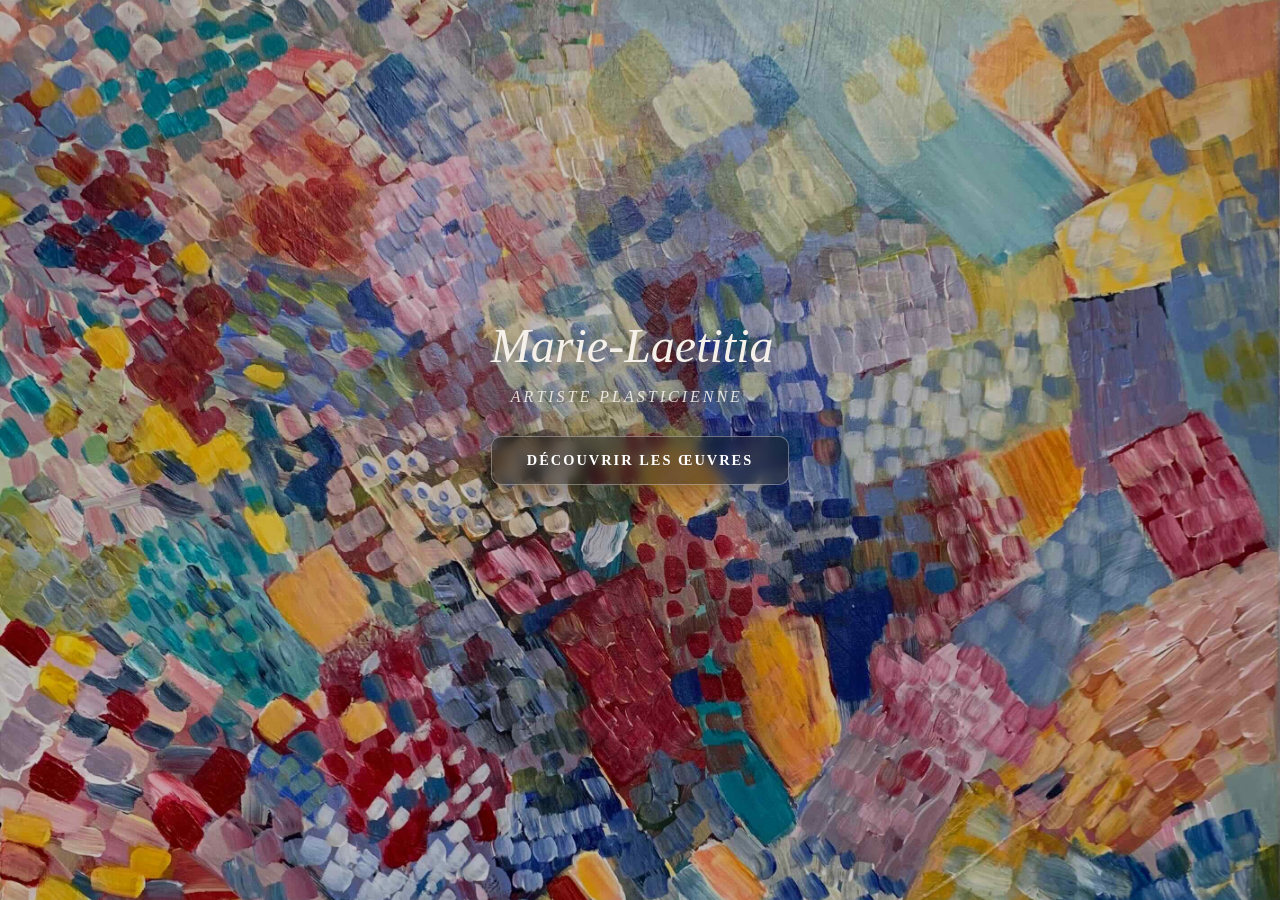
<file: index.html>
<!DOCTYPE html>
<html lang="fr">
<head>
    <meta charset="UTF-8">
    <meta name="viewport" content="width=device-width, initial-scale=1.0">
    <title>LaetyDraw | Marie-Laetitia, artiste plasticienne | Œuvres originales et dessins artistiques</title>
    <meta name="description" content="Découvrez l’univers artistique de Marie-Laetitia sur LaetyDraw : œuvres originales, dessins artistiques contemporains, exploration du corps, des émotions, du trait et de la couleur.">
    <meta name="robots" content="index, follow">
    <meta name="author" content="Marie-Laetitia">
    <meta name="theme-color" content="#f4f4f4">

    <link rel="icon" href="favicon.svg" type="image/svg+xml">
    <link rel="stylesheet" href="style.css?version=1.5.8">
    <link rel="preload" href="collections.html" as="document">

    <link rel="canonical" href="https://laetydraw.github.io/Siteweb/index.html">

    <!-- Open Graph -->
    <meta property="og:type" content="website">
    <meta property="og:locale" content="fr_FR">
    <meta property="og:site_name" content="LaetyDraw">
    <meta property="og:title" content="LaetyDraw | Marie-Laetitia, artiste plasticienne">
    <meta property="og:description" content="Découvrez les œuvres originales et l’univers artistique de Marie-Laetitia sur LaetyDraw.">
    <meta property="og:url" content="https://laetydraw.github.io/Siteweb/index.html">
    <meta property="og:image" content="https://laetydraw.github.io/Siteweb/images/utile/signature.jpg">

    <!-- Twitter -->
    <meta name="twitter:card" content="summary_large_image">
    <meta name="twitter:title" content="LaetyDraw | Marie-Laetitia, artiste plasticienne">
    <meta name="twitter:description" content="Œuvres originales et univers artistique de Marie-Laetitia.">
    <meta name="twitter:image" content="https://laetydraw.github.io/Siteweb/images/utile/signature.jpg">

    <style>
        .seo-hidden-title {
            position: absolute;
            left: -9999px;
            width: 1px;
            height: 1px;
            overflow: hidden;
        }
    </style>
</head>

<body class="home-page transition-site">

    <main>
        <section id="accueil" class="hero">
            <h1 class="seo-hidden-title">
                LaetyDraw - Marie-Laetitia, artiste plasticienne, œuvres originales et dessins artistiques
            </h1>

            <div class="hero-content">
                <p>
                    Marie-Laetitia
                    <span class="subtitle">Artiste plasticienne</span>
                </p>

                <a href="collections.html" class="btn-explorer">Découvrir les œuvres</a>
            </div>
        </section>
    </main>

    <footer>
        <p>&copy; 2026 LaetyDraw. Tous droits réservés.</p>
        <p> Contact à : <a href="mailto:laety.draw@proton.me">laety.draw@proton.me</a></p>
    </footer>

    <script src="script.js?version=1.5.9"></script>
</body>
</html>
</file>
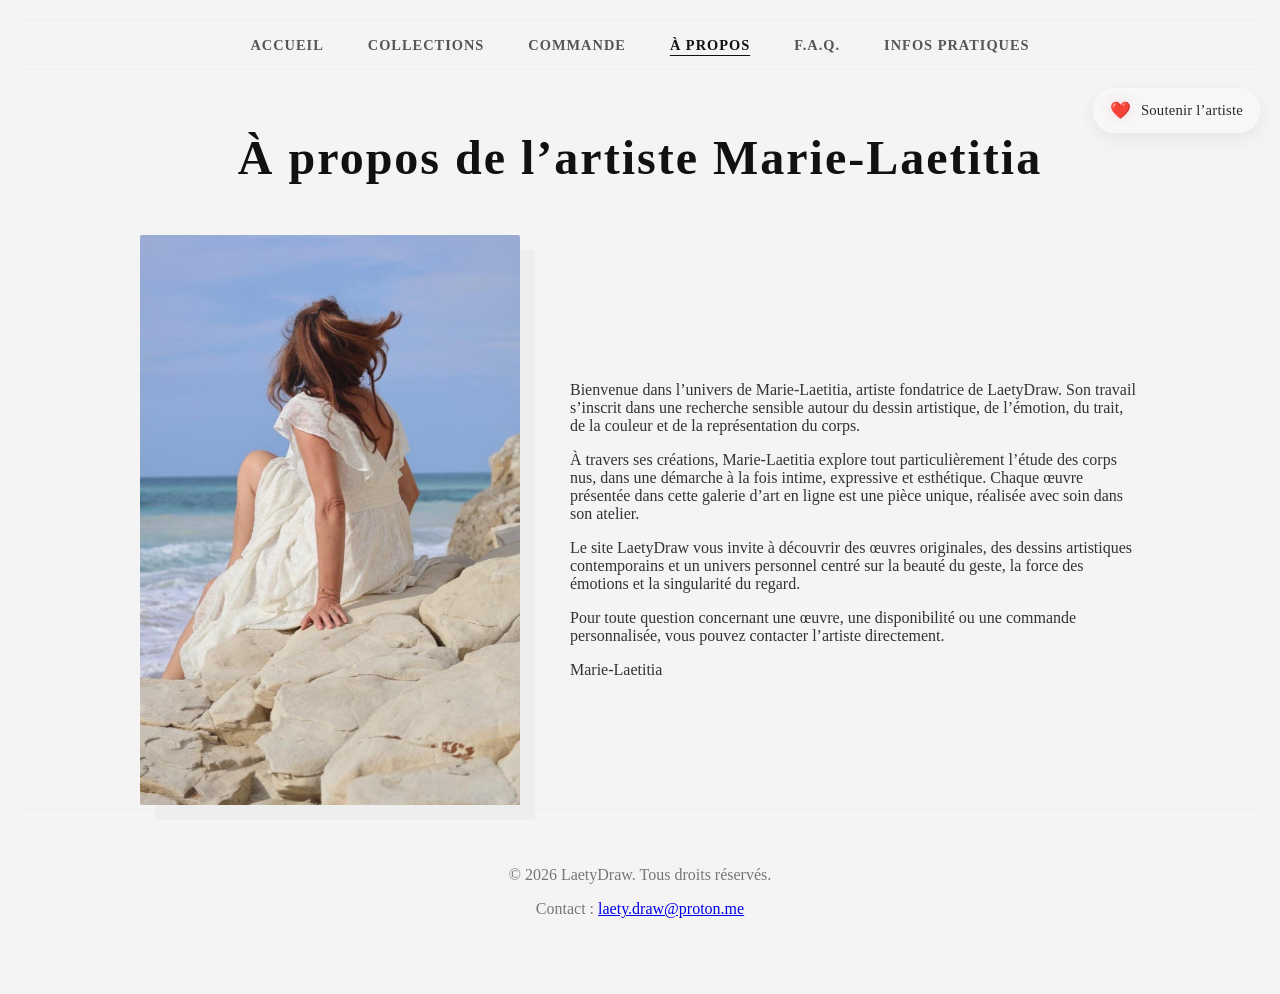
<file: a-propos.html>
<!DOCTYPE html>
<html lang="fr">
<head>
    <meta charset="UTF-8">
    <meta name="viewport" content="width=device-width, initial-scale=1.0">
    <title>À propos de Marie-Laetitia | Artiste dessin et nus artistiques | LaetyDraw</title>
    <meta name="description" content="Découvrez Marie-Laetitia, artiste de LaetyDraw. Une démarche sensible autour du dessin, des émotions, du corps et des nus artistiques, à travers des œuvres originales et uniques.">
    <meta name="robots" content="index, follow">
    <meta name="author" content="Marie-Laetitia">
    <meta name="theme-color" content="#f4f4f4">

    <link rel="icon" href="favicon.svg" type="image/svg+xml">
    <link rel="stylesheet" href="style.css?version=1.5.8">

    <link rel="canonical" href="https://laetydraw.github.io/Siteweb/a-propos.html">

    <!-- Open Graph -->
    <meta property="og:type" content="website">
    <meta property="og:locale" content="fr_FR">
    <meta property="og:site_name" content="LaetyDraw">
    <meta property="og:title" content="À propos de Marie-Laetitia | LaetyDraw">
    <meta property="og:description" content="Découvrez l’univers artistique de Marie-Laetitia : dessin, émotion, corps, œuvres originales et nus artistiques.">
    <meta property="og:url" content="https://laetydraw.github.io/Siteweb/a-propos.html">
    <meta property="og:image" content="https://laetydraw.github.io/Siteweb/images/utile/Laety_carte_visite.jpg">

    <!-- Twitter Card -->
    <meta name="twitter:card" content="summary_large_image">
    <meta name="twitter:title" content="À propos de Marie-Laetitia | LaetyDraw">
    <meta name="twitter:description" content="Découvrez l’univers artistique de Marie-Laetitia sur LaetyDraw.">
    <meta name="twitter:image" content="https://laetydraw.github.io/Siteweb/images/utile/Laety_carte_visite.jpg">

    <!-- Données structurées -->
    <script type="application/ld+json">
    {
      "@context": "https://schema.org",
      "@type": "Person",
      "name": "Marie-Laetitia",
      "jobTitle": "Artiste",
      "url": "https://laetydraw.github.io/Siteweb/a-propos.html",
      "image": "https://laetydraw.github.io/Siteweb/images/utile/Laety_carte_visite.jpg",
      "email": "mailto:laety.draw@proton.me",
      "worksFor": {
        "@type": "Organization",
        "name": "LaetyDraw"
      },
      "description": "Marie-Laetitia est une artiste dont le travail explore les émotions, le trait, la couleur et l’étude du corps à travers des œuvres originales et des nus artistiques."
    }
    </script>
</head>

<body>

    <header>
        <nav class="navigation" aria-label="Navigation principale">
            <a href="index.html">Accueil</a>
            <a href="collections.html">Collections</a>
            <a href="contact.html">Commande</a>
            <a href="a-propos.html" aria-current="page">À Propos</a>
            <a href="FAQ.html">F.A.Q.</a>
            <a href="informations.html">Infos pratiques</a>
        </nav>
    </header>

    <main>
        <section class="section-artiste">
            <h1>À propos de l’artiste Marie-Laetitia</h1>

            <div class="artiste-container">
                <div class="artiste-image">
                    <img src="images/utile/maman.jpg"
                         alt="Portrait ou signature de l'artiste Marie-Laetitia, fondatrice de LaetyDraw"
                         loading="lazy">
                </div>

                <div class="artiste-texte">
                    <p>
                        Bienvenue dans l’univers de Marie-Laetitia, artiste fondatrice de LaetyDraw.
                        Son travail s’inscrit dans une recherche sensible autour du dessin artistique,
                        de l’émotion, du trait, de la couleur et de la représentation du corps.
                    </p>

                    <p>
                        À travers ses créations, Marie-Laetitia explore tout particulièrement l’étude des corps nus,
                        dans une démarche à la fois intime, expressive et esthétique. Chaque œuvre présentée dans cette
                        galerie d’art en ligne est une pièce unique, réalisée avec soin dans son atelier.
                    </p>

                    <p>
                        Le site LaetyDraw vous invite à découvrir des œuvres originales,
                        des dessins artistiques contemporains et un univers personnel centré sur la beauté du geste,
                        la force des émotions et la singularité du regard.
                    </p>

                    <p>
                        Pour toute question concernant une œuvre, une disponibilité ou une commande personnalisée,
                        vous pouvez contacter l’artiste directement.
                    </p>

                    <div class="signature">Marie-Laetitia</div>
                </div>
            </div>
        </section>
    </main>

    <footer>
        <p>&copy; 2026 LaetyDraw. Tous droits réservés.</p>
        <p>Contact : <a href="mailto:laety.draw@proton.me">laety.draw@proton.me</a></p>
    </footer>
<!-- ==================== SOUTIEN ARTISTE ==================== -->
<button id="support-trigger" class="support-trigger" type="button" aria-label="Envoyer un message de soutien à l’artiste">
    <span class="support-trigger-heart">❤️</span>
    <span class="support-trigger-text">Soutenir l’artiste</span>
</button>

<div id="support-modal" class="support-modal" aria-hidden="true">
    <div class="support-modal-backdrop" data-close-support></div>

    <div class="support-panel" role="dialog" aria-modal="true" aria-labelledby="support-title">
        <button class="support-close" type="button" aria-label="Fermer" data-close-support>×</button>

        <div class="support-header">
            <p class="support-kicker">Un mot doux pour l’artiste</p>
            <h2 id="support-title">Envoyer un message de soutien</h2>
            <p class="support-subtitle">
                Un petit mot, une émotion, un compliment sur les œuvres ou sur le site…
            </p>
        </div>

        <form id="support-form" class="support-form" novalidate>
            <input type="text" name="website" id="support-website" class="support-honeypot" tabindex="-1" autocomplete="off">

            <div class="support-field">
                <label class="support-label">Votre réaction</label>
                <div class="support-reactions" role="radiogroup" aria-label="Choisissez une réaction">
                    <label class="support-reaction">
                        <input type="radio" name="reaction" value="❤️" required checked>
                        <span>❤️</span>
                    </label>
                    <label class="support-reaction">
                        <input type="radio" name="reaction" value="😍">
                        <span>😍</span>
                    </label>
                    <label class="support-reaction">
                        <input type="radio" name="reaction" value="🥰">
                        <span>🥰</span>
                    </label>
                    <label class="support-reaction">
                        <input type="radio" name="reaction" value="👏">
                        <span>👏</span>
                    </label>
                    <label class="support-reaction">
                        <input type="radio" name="reaction" value="✨">
                        <span>✨</span>
                    </label>
                </div>
            </div>

            <div class="support-row">
                <div class="support-field">
                    <label class="support-label" for="support-firstname">Prénom</label>
                    <input
                        type="text"
                        id="support-firstname"
                        name="firstname"
                        class="support-input"
                        maxlength="40"
                        placeholder="Votre prénom (facultatif)"
                    >
                </div>
            </div>

            <label class="support-checkbox">
                <input type="checkbox" id="support-anonymous" name="anonymous">
                <span>Je préfère rester anonyme</span>
            </label>

            <div class="support-field">
                <label class="support-label" for="support-message">Votre message</label>
                <textarea
                    id="support-message"
                    name="message"
                    class="support-textarea"
                    rows="5"
                    maxlength="500"
                    placeholder="💡 Exemple : une œuvre précise, une émotion ressentie, ou une idée d’amélioration du site."
                    required
                ></textarea>
                <div class="support-counter">
                    <span id="support-count">0</span>/500
                </div>
            </div>

            <p id="support-error" class="support-error" aria-live="polite"></p>

            <button id="support-submit" class="support-submit" type="submit">
                <span class="support-submit-icon">💌</span>
                <span>Envoyer mon soutien</span>
            </button>
        </form>
    </div>
</div>

<div id="support-toast" class="support-toast" aria-live="polite" aria-hidden="true">
    <div class="support-toast-card">
        <div class="support-toast-burst"></div>
        <div class="support-toast-notes">♪ ♫ ♡ ✨</div>
        <div class="support-toast-icon">❤️</div>
        <h3>Message bien envoyé</h3>
        <p>
            Merci pour votre soutien. Votre message a bien été transmis à l’artiste.
        </p>
    </div>
</div>

<script src="script.js?version=1.5.9"></script>

</body>
</html>
</file>
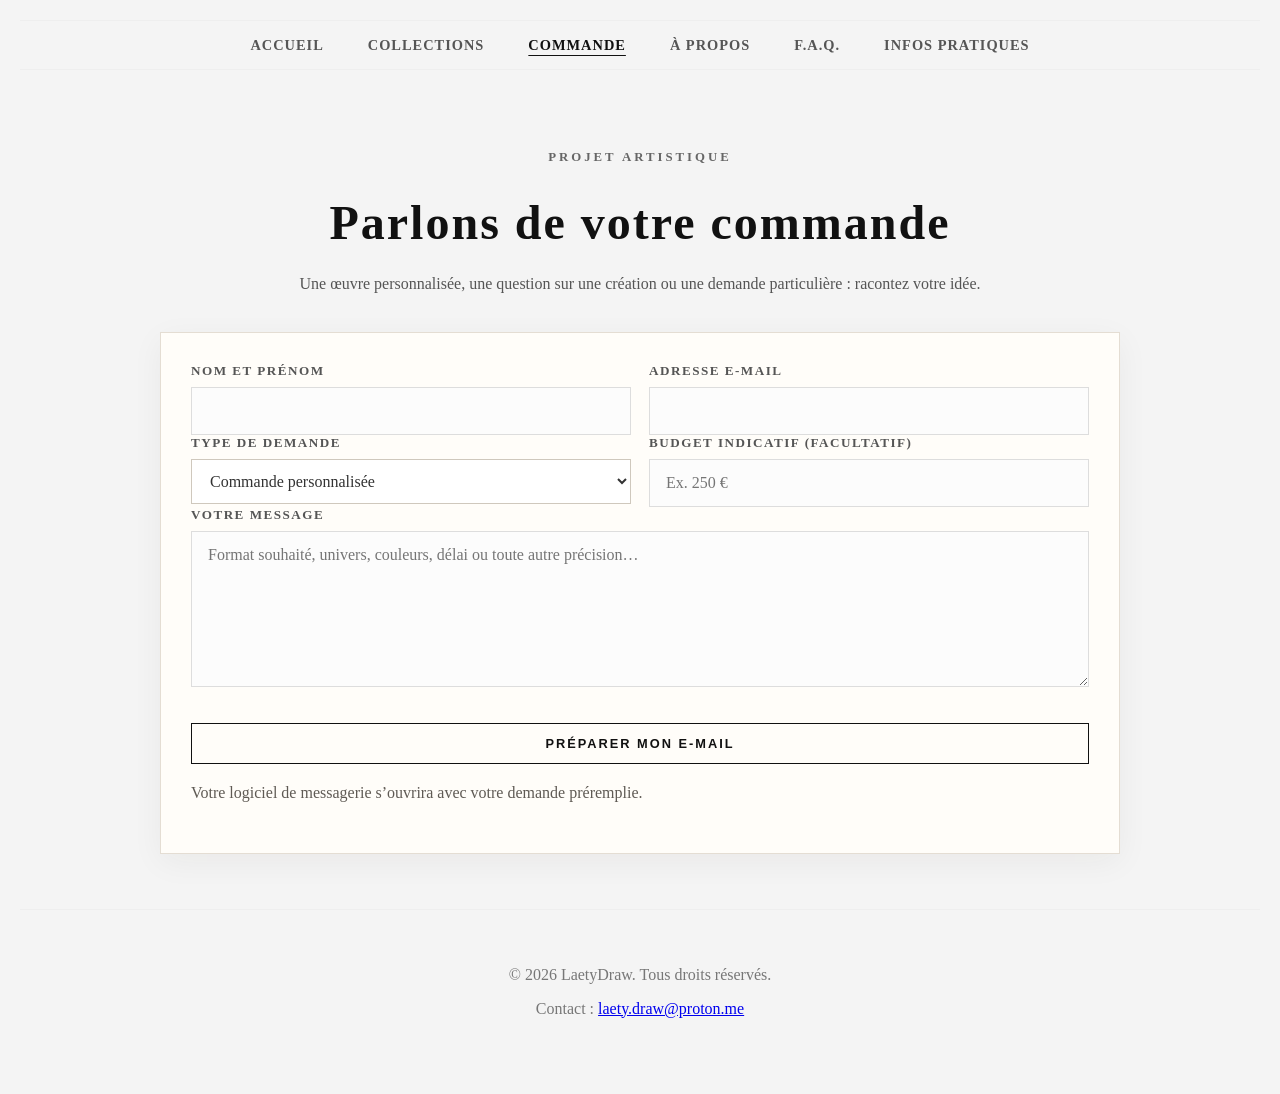
<file: contact.html>
<!DOCTYPE html>
<html lang="fr">
<head>
    <meta charset="UTF-8">
    <meta name="viewport" content="width=device-width, initial-scale=1.0">
    <title>Commande personnalisée et contact | LaetyDraw</title>
    <meta name="description" content="Contactez Marie-Laetitia pour une commande personnalisée, une question sur une œuvre ou un projet artistique.">
    <meta name="robots" content="index, follow">
    <link rel="icon" href="favicon.svg" type="image/svg+xml">
    <link rel="stylesheet" href="style.css?version=1.5.8">
    <link rel="canonical" href="https://laetydraw.github.io/Siteweb/contact.html">
</head>
<body>
    <nav class="navigation" aria-label="Navigation principale">
        <a href="index.html">Accueil</a>
        <a href="collections.html">Collections</a>
        <a href="contact.html" aria-current="page">Commande</a>
        <a href="a-propos.html">À propos</a>
        <a href="FAQ.html">F.A.Q.</a>
        <a href="informations.html">Infos pratiques</a>
    </nav>

    <main class="contact-page">
        <section class="page-intro">
            <p class="intro-collections-label">Projet artistique</p>
            <h1>Parlons de votre commande</h1>
            <p>Une œuvre personnalisée, une question sur une création ou une demande particulière : racontez votre idée.</p>
        </section>

        <form id="contact-form" class="contact-form" novalidate>
            <div class="reservation-grid reservation-grid-2">
                <div class="form-group"><label for="contact-name">Nom et prénom</label><input id="contact-name" name="name" required></div>
                <div class="form-group"><label for="contact-email">Adresse e-mail</label><input id="contact-email" name="email" type="email" required></div>
            </div>
            <div class="reservation-grid reservation-grid-2">
                <div class="form-group"><label for="contact-project">Type de demande</label><select id="contact-project" name="project"><option>Commande personnalisée</option><option>Question sur une œuvre</option><option>Autre demande</option></select></div>
                <div class="form-group"><label for="contact-budget">Budget indicatif (facultatif)</label><input id="contact-budget" name="budget" placeholder="Ex. 250 €"></div>
            </div>
            <div class="form-group"><label for="contact-message">Votre message</label><textarea id="contact-message" name="message" rows="7" required placeholder="Format souhaité, univers, couleurs, délai ou toute autre précision…"></textarea></div>
            <p id="contact-form-status" class="form-status" aria-live="polite"></p>
            <button type="submit" class="mon-bouton-reserve">Préparer mon e-mail</button>
            <p class="form-hint">Votre logiciel de messagerie s’ouvrira avec votre demande préremplie.</p>
        </form>
    </main>

    <footer>
        <p>&copy; 2026 LaetyDraw. Tous droits réservés.</p>
        <p>Contact : <a href="mailto:laety.draw@proton.me">laety.draw@proton.me</a></p>
    </footer>
    <script src="script.js?version=1.5.9"></script>
</body>
</html>
</file>
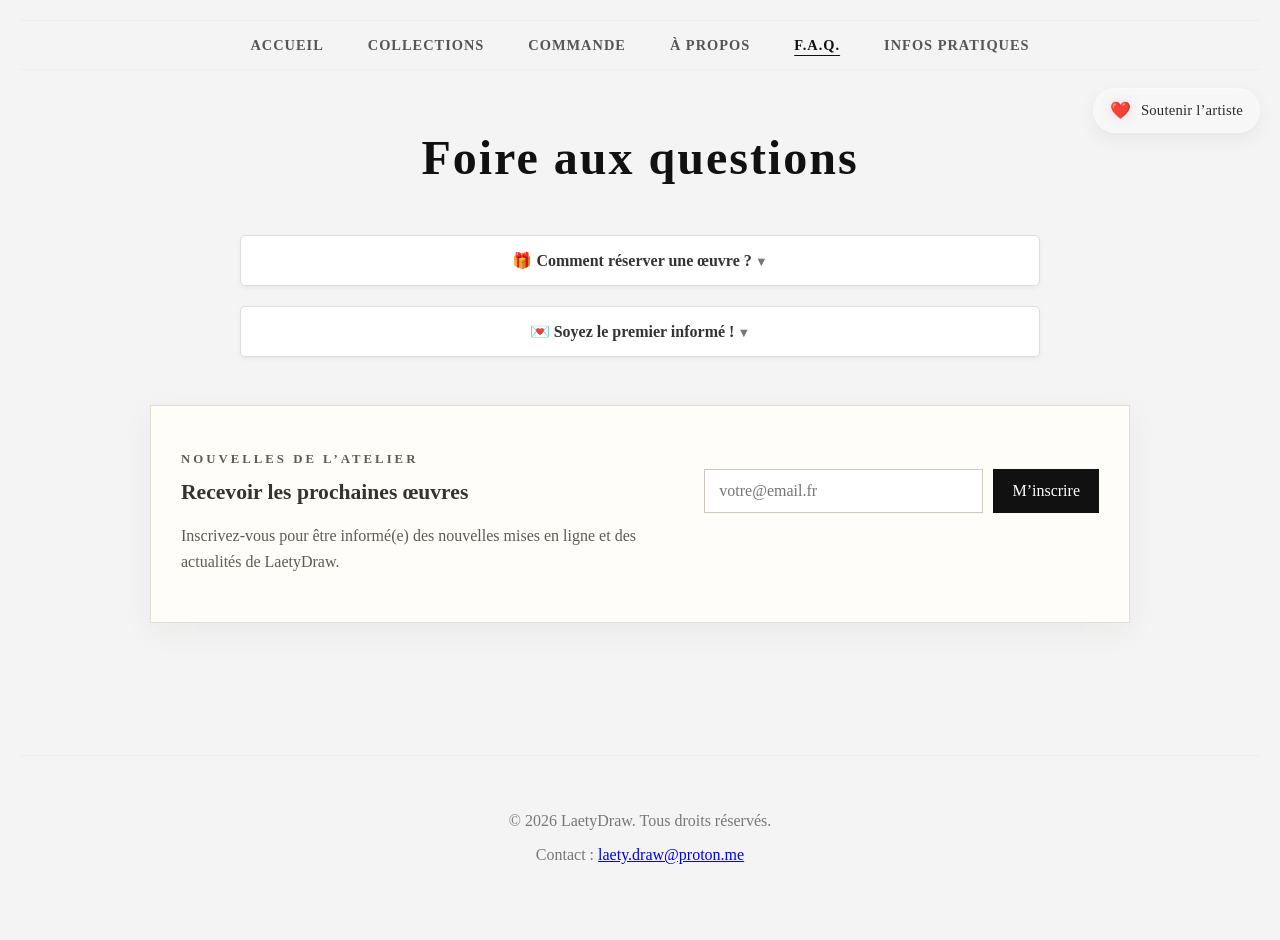
<file: FAQ.html>
<!DOCTYPE html>
<html lang="fr">
<head>
    <meta charset="UTF-8">
    <meta name="viewport" content="width=device-width, initial-scale=1.0">
    <title>F.A.Q. | Réservation d’œuvre, contact et informations | LaetyDraw</title>
    <meta name="description" content="Consultez la FAQ de LaetyDraw : comment réserver une œuvre, comment être informé des nouvelles mises en ligne, et comment contacter Marie-Laetitia.">
    <meta name="robots" content="index, follow">
    <meta name="author" content="Marie-Laetitia">
    <meta name="theme-color" content="#f4f4f4">

    <link rel="icon" href="favicon.svg" type="image/svg+xml">
    <link rel="stylesheet" href="style.css?version=1.5.8">
    <link rel="canonical" href="https://laetydraw.github.io/Siteweb/FAQ.html">

    <!-- Open Graph -->
    <meta property="og:type" content="website">
    <meta property="og:locale" content="fr_FR">
    <meta property="og:site_name" content="LaetyDraw">
    <meta property="og:title" content="F.A.Q. | LaetyDraw">
    <meta property="og:description" content="Toutes les réponses aux questions fréquentes sur la réservation d’une œuvre, le contact et les nouvelles mises en ligne sur LaetyDraw.">
    <meta property="og:url" content="https://laetydraw.github.io/Siteweb/FAQ.html">
    <meta property="og:image" content="https://laetydraw.github.io/Siteweb/images/utile/signature.jpg">

    <!-- Twitter -->
    <meta name="twitter:card" content="summary_large_image">
    <meta name="twitter:title" content="F.A.Q. | LaetyDraw">
    <meta name="twitter:description" content="Réservation, contact et informations sur les œuvres de LaetyDraw.">
    <meta name="twitter:image" content="https://laetydraw.github.io/Siteweb/images/utile/signature.jpg">

    <!-- Données structurées FAQ -->
    <script type="application/ld+json">
    {
      "@context": "https://schema.org",
      "@type": "FAQPage",
      "mainEntity": [
        {
          "@type": "Question",
          "name": "Comment réserver une œuvre ?",
          "acceptedAnswer": {
            "@type": "Answer",
            "text": "Pour réserver une œuvre, cliquez sur le bouton de l’œuvre désirée et envoyez un email à laety.draw@proton.me en précisant votre nom, prénom, numéro de téléphone, le titre de l’œuvre désirée et le moyen de paiement. Les demandes sont traitées tous les soirs du lundi au vendredi. En cas de plusieurs demandes le même jour pour une même œuvre, celle-ci est attribuée au plus offrant."
          }
        },
        {
          "@type": "Question",
          "name": "Comment être informé en avant-première des nouvelles œuvres ?",
          "acceptedAnswer": {
            "@type": "Answer",
            "text": "Pour être informé en avant-première de la mise en ligne d’une nouvelle œuvre, envoyez un email à laety.draw@proton.me en précisant votre nom, prénom, numéro de téléphone, adresse e-mail et le moyen de communication souhaité, par e-mail ou WhatsApp. Les demandes sont traitées tous les soirs du lundi au vendredi."
          }
        }
      ]
    }
    </script>
</head>

<body>
    <nav class="navigation" aria-label="Navigation principale">
        <a href="index.html">Accueil</a>
        <a href="collections.html">Collections</a>
        <a href="contact.html">Commande</a>
        <a href="a-propos.html">À Propos</a>
        <a href="FAQ.html" aria-current="page">F.A.Q.</a>
        <a href="informations.html">Infos pratiques</a>
    </nav>

    <main>
        <h1>Foire aux questions</h1>

        <p style="position:absolute; left:-9999px; width:1px; height:1px; overflow:hidden;">
            Retrouvez ici les réponses aux questions fréquentes sur les œuvres de Marie-Laetitia,
            la réservation d’une œuvre originale, les informations de contact et les notifications
            de nouvelles mises en ligne sur le site LaetyDraw.
        </p>

        <div class="container-infos">
            <details class="comment-reserver">
                <summary>🎁 Comment réserver une œuvre ?</summary>
                <p>
                    Pour réserver une œuvre, cliquez sur le bouton de l'œuvre désirée.
                    Envoyez-moi un email à :
                    <a href="mailto:laety.draw@proton.me">laety.draw@proton.me</a>
                    en précisant : Nom, Prénom, Numéro de téléphone, Titre de l'œuvre désirée, Moyen de paiement.
                    <br><br>
                    <em>Nota Bene : Les demandes sont traitées tous les soirs du lundi au vendredi.
                    En cas de plusieurs demandes le même jour pour une même œuvre, celle-ci sera attribuée au plus offrant.</em>
                </p>
            </details>

            <details class="comment-reserver">
                <summary>💌 Soyez le premier informé !</summary>
                <p>
                    Si vous le souhaitez, je peux vous envoyer un e-mail ou un message WhatsApp en avant-première dès la mise en ligne d’une nouvelle œuvre sur le site.
                    Pour en bénéficier, envoyez un e-mail à :
                    <a href="mailto:laety.draw@proton.me">laety.draw@proton.me</a>
                    en précisant : Nom, Prénom, Numéro de téléphone, Adresse e-mail, Moyen de communication souhaité.
                    <br><br>
                    <em>Nota Bene : Les demandes sont traitées tous les soirs du lundi au vendredi.</em>
                </p>

                <a href="mailto:laety.draw@proton.me?subject=Rester en contact&body=Bonjour,%0D%0A%0D%0AJe souhaite être mis au courant en avant première.%0D%0A%0D%0AMes coordonnées :%0D%0ANom :%0D%0APrénom :%0D%0ATéléphone :%0D%0AAdresse mail :%0D%0AMoyen de communication souhaité :"
                   class="mon-bouton-newsletter">
                    On garde contact ? 😉
                </a>
            </details>
        </div>

        <section class="newsletter-section" aria-labelledby="newsletter-title">
            <div>
                <p class="intro-collections-label">Nouvelles de l’atelier</p>
                <h2 id="newsletter-title">Recevoir les prochaines œuvres</h2>
                <p>Inscrivez-vous pour être informé(e) des nouvelles mises en ligne et des actualités de LaetyDraw.</p>
            </div>
            <form id="newsletter-form" class="newsletter-form" data-newsletter-endpoint="">
                <label class="sr-only" for="newsletter-email">Votre adresse e-mail</label>
                <input id="newsletter-email" name="email" type="email" autocomplete="email" placeholder="votre@email.fr" required>
                <button type="submit">M’inscrire</button>
                <p id="newsletter-status" class="form-status" aria-live="polite"></p>
            </form>
        </section>
    </main>

    <footer>
        <p>&copy; 2026 LaetyDraw. Tous droits réservés.</p>
        <p>Contact : <a href="mailto:laety.draw@proton.me">laety.draw@proton.me</a></p>
    </footer>

    <!-- ==================== SOUTIEN ARTISTE ==================== -->
<button id="support-trigger" class="support-trigger" type="button" aria-label="Envoyer un message de soutien à l’artiste">
    <span class="support-trigger-heart">❤️</span>
    <span class="support-trigger-text">Soutenir l’artiste</span>
</button>

<div id="support-modal" class="support-modal" aria-hidden="true">
    <div class="support-modal-backdrop" data-close-support></div>

    <div class="support-panel" role="dialog" aria-modal="true" aria-labelledby="support-title">
        <button class="support-close" type="button" aria-label="Fermer" data-close-support>×</button>

        <div class="support-header">
            <p class="support-kicker">Un mot doux pour l’artiste</p>
            <h2 id="support-title">Envoyer un message de soutien</h2>
            <p class="support-subtitle">
                Un petit mot, une émotion, un compliment sur les œuvres ou sur le site…
            </p>
        </div>

        <form id="support-form" class="support-form" novalidate>
            <input type="text" name="website" id="support-website" class="support-honeypot" tabindex="-1" autocomplete="off">

            <div class="support-field">
                <label class="support-label">Votre réaction</label>
                <div class="support-reactions" role="radiogroup" aria-label="Choisissez une réaction">
                    <label class="support-reaction">
                        <input type="radio" name="reaction" value="❤️" required checked>
                        <span>❤️</span>
                    </label>
                    <label class="support-reaction">
                        <input type="radio" name="reaction" value="😍">
                        <span>😍</span>
                    </label>
                    <label class="support-reaction">
                        <input type="radio" name="reaction" value="🥰">
                        <span>🥰</span>
                    </label>
                    <label class="support-reaction">
                        <input type="radio" name="reaction" value="👏">
                        <span>👏</span>
                    </label>
                    <label class="support-reaction">
                        <input type="radio" name="reaction" value="✨">
                        <span>✨</span>
                    </label>
                </div>
            </div>

            <div class="support-row">
                <div class="support-field">
                    <label class="support-label" for="support-firstname">Prénom</label>
                    <input
                        type="text"
                        id="support-firstname"
                        name="firstname"
                        class="support-input"
                        maxlength="40"
                        placeholder="Votre prénom (facultatif)"
                    >
                </div>
            </div>

            <label class="support-checkbox">
                <input type="checkbox" id="support-anonymous" name="anonymous">
                <span>Je préfère rester anonyme</span>
            </label>

            <div class="support-field">
                <label class="support-label" for="support-message">Votre message</label>
                <textarea
                    id="support-message"
                    name="message"
                    class="support-textarea"
                    rows="5"
                    maxlength="500"
                    placeholder="💡 Exemple : une œuvre précise, une émotion ressentie, ou une idée d’amélioration du site."
                    required
                ></textarea>
                <div class="support-counter">
                    <span id="support-count">0</span>/500
                </div>
            </div>

            <p id="support-error" class="support-error" aria-live="polite"></p>

            <button id="support-submit" class="support-submit" type="submit">
                <span class="support-submit-icon">💌</span>
                <span>Envoyer mon soutien</span>
            </button>
        </form>
    </div>
</div>

<div id="support-toast" class="support-toast" aria-live="polite" aria-hidden="true">
    <div class="support-toast-card">
        <div class="support-toast-burst"></div>
        <div class="support-toast-notes">♪ ♫ ♡ ✨</div>
        <div class="support-toast-icon">❤️</div>
        <h3>Message bien envoyé</h3>
        <p>
            Merci pour votre soutien. Votre message a bien été transmis à l’artiste.
        </p>
    </div>
</div>

<script src="script.js?version=1.5.9"></script>

</body>
</html>
</file>
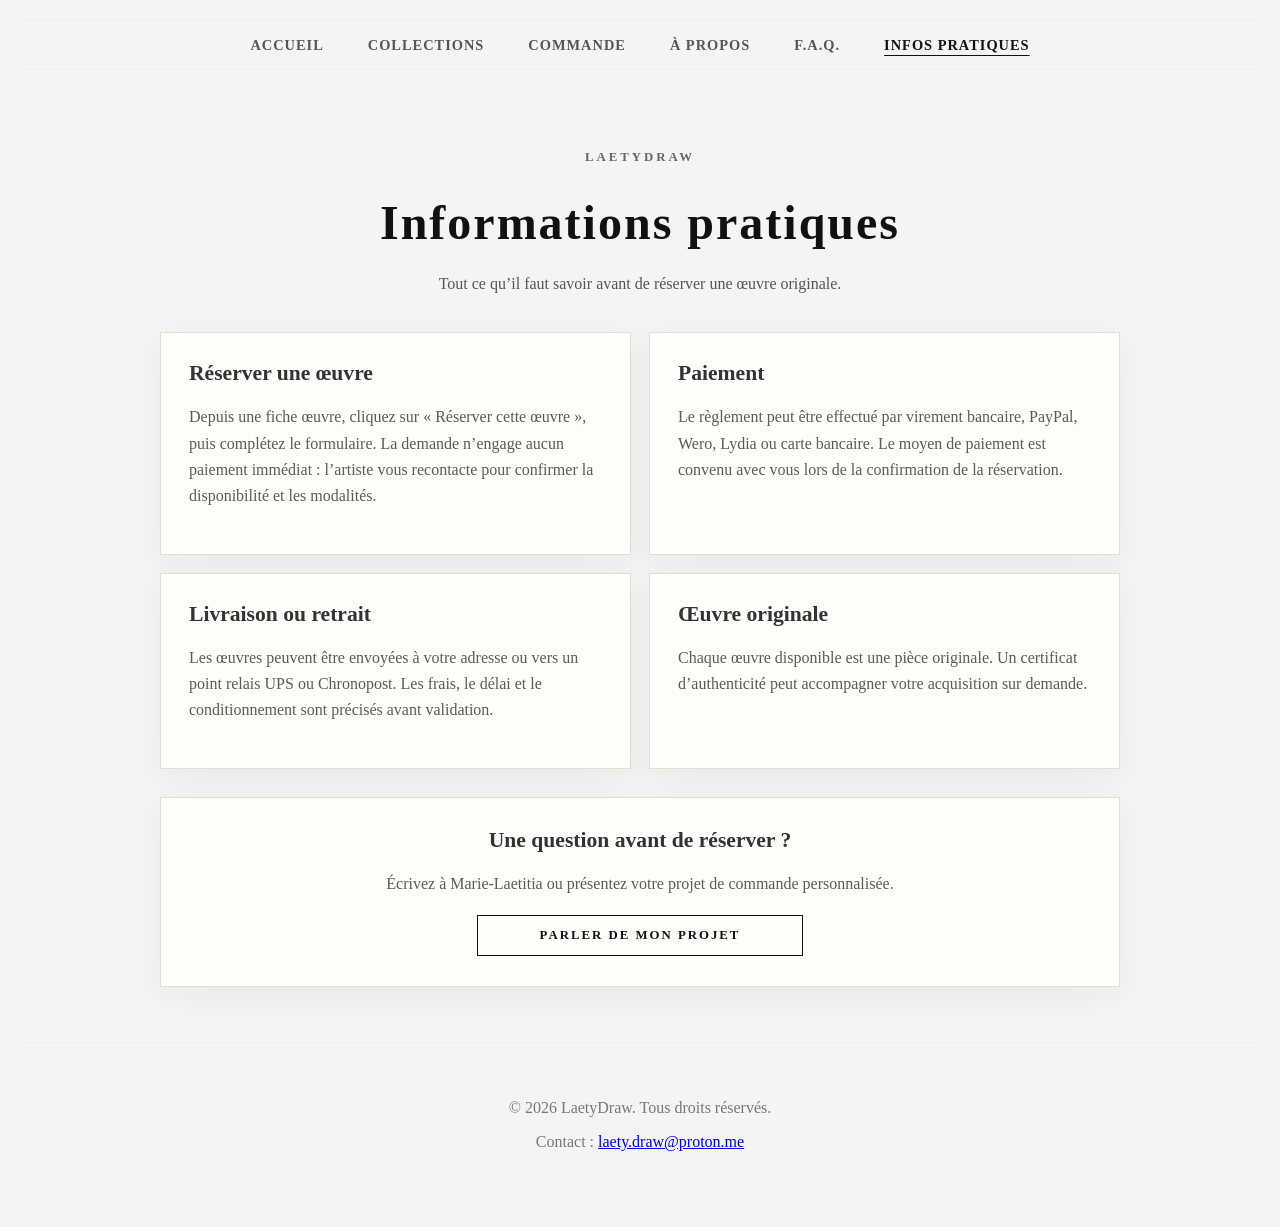
<file: informations.html>
<!DOCTYPE html>
<html lang="fr">
<head>
    <meta charset="UTF-8">
    <meta name="viewport" content="width=device-width, initial-scale=1.0">
    <title>Réservation, paiement et livraison | LaetyDraw</title>
    <meta name="description" content="Informations pratiques LaetyDraw : réservation, paiement, livraison à domicile ou en point relais, et certificat d’authenticité.">
    <meta name="robots" content="index, follow">
    <link rel="icon" href="favicon.svg" type="image/svg+xml">
    <link rel="stylesheet" href="style.css?version=1.5.8">
    <link rel="canonical" href="https://laetydraw.github.io/Siteweb/informations.html">
</head>
<body>
    <nav class="navigation" aria-label="Navigation principale">
        <a href="index.html">Accueil</a>
        <a href="collections.html">Collections</a>
        <a href="contact.html">Commande</a>
        <a href="a-propos.html">À propos</a>
        <a href="FAQ.html">F.A.Q.</a>
        <a href="informations.html" aria-current="page">Infos pratiques</a>
    </nav>

    <main class="info-page">
        <section class="page-intro">
            <p class="intro-collections-label">LaetyDraw</p>
            <h1>Informations pratiques</h1>
            <p>Tout ce qu’il faut savoir avant de réserver une œuvre originale.</p>
        </section>

        <div class="info-grid">
            <article class="info-card">
                <h2>Réserver une œuvre</h2>
                <p>Depuis une fiche œuvre, cliquez sur « Réserver cette œuvre », puis complétez le formulaire. La demande n’engage aucun paiement immédiat : l’artiste vous recontacte pour confirmer la disponibilité et les modalités.</p>
            </article>
            <article class="info-card">
                <h2>Paiement</h2>
                <p>Le règlement peut être effectué par virement bancaire, PayPal, Wero, Lydia ou carte bancaire. Le moyen de paiement est convenu avec vous lors de la confirmation de la réservation.</p>
            </article>
            <article class="info-card">
                <h2>Livraison ou retrait</h2>
                <p>Les œuvres peuvent être envoyées à votre adresse ou vers un point relais UPS ou Chronopost. Les frais, le délai et le conditionnement sont précisés avant validation.</p>
            </article>
            <article class="info-card">
                <h2>Œuvre originale</h2>
                <p>Chaque œuvre disponible est une pièce originale. Un certificat d’authenticité peut accompagner votre acquisition sur demande.</p>
            </article>
        </div>

        <section class="info-cta">
            <h2>Une question avant de réserver ?</h2>
            <p>Écrivez à Marie-Laetitia ou présentez votre projet de commande personnalisée.</p>
            <a class="mon-bouton-reserve" href="contact.html">Parler de mon projet</a>
        </section>
    </main>

    <footer>
        <p>&copy; 2026 LaetyDraw. Tous droits réservés.</p>
        <p>Contact : <a href="mailto:laety.draw@proton.me">laety.draw@proton.me</a></p>
    </footer>
    <script src="script.js?version=1.5.9"></script>
</body>
</html>
</file>
<file: style.css>
/* ==================== BASE ==================== */

html {
    background-color: #f4f4f4; /* La même couleur que ton body */
}
body {
    background-color: #f4f4f4;
    font-family: 'Georgia', serif;
    color: #333;
    margin: 0;
    padding: 20px;
    display: flex;
    flex-direction: column;
    min-height: 100vh;
}
h1 {
    text-align: center;
    color: #111;
    font-size: 3rem;
    font-weight: bold;
    letter-spacing: 2px;
    margin-bottom: 50px;
    margin-top: 30px;
    contain: layout; /* Dit au navigateur : ce titre ne bougera pas à cause du reste */
    backface-visibility: hidden; /* Empêche les micro-vibrations sur les écrans HD */
}
/* On donne une couleur de fond aux cadres des images en attendant qu'elles chargent */
.miniature-collection, .image-lien {
    background: #eee; /* Un gris très léger qui "occupe" l'espace */
}
.subtitle{
    display:block;
    font-style: italic;
    margin-left: 20px;
    font-size: 0.9em;
}

/* ==================== ANIMATIONS GLOBALES ==================== */

/* État initial de toutes les pages */
.transition-site {
    opacity: 0;
    transition: opacity 0.8s ease-in-out;
}
/* État quand la page est chargée */
.transition-site.page-loaded {
    opacity: 1;
}
/* État lors du clic pour quitter la page */
.page-exit {
    opacity: 0 !important;
    transition: opacity 0.6s ease-out;
}
/* Animation spécifique pour le titre des collections à l'arrivée */
.transition-site.page-loaded h1 {
    animation: slideUp 1s ease-out forwards;
}
@keyframes slideUp {
    from { opacity: 0; transform: translateY(30px); }
    to { opacity: 1; transform: translateY(0); }
}
@keyframes zoomIn {
    from {transform: scale(0.7); opacity: 0;}
    to {transform: scale(1); opacity: 1;}
}
/* Animation de secours si jamais le JS est lent */
@keyframes fadeIn {
    from { opacity: 0; transform: translateY(10px); }
    to { opacity: 1; transform: translateY(0); }
}
/* Garde l'animation pour l'accueil, mais force l'affichage immédiat pour les collections */
body:not(.home-page).transition-site {
    opacity: 1 !important;
    animation: none !important;
}
@keyframes cinematicHeroExit {
    from {
        transform: scale(1);
        filter: blur(0);
    }
    to {
        transform: scale(1.08);
        filter: blur(4px);
    }
}

@keyframes cinematicContentFade {
    from {
        opacity: 1;
        transform: translateY(0);
    }
    to {
        opacity: 0;
        transform: translateY(-20px);
    }
}
.home-page.is-transitioning .hero {
    animation: cinematicHeroExit 0.9s cubic-bezier(0.22, 1, 0.36, 1) forwards;
    transform-origin: center center;
}

.home-page.is-transitioning .hero-content {
    animation: cinematicContentFade 0.45s ease-out forwards;
}

.home-page.is-transitioning {
    overflow: hidden;
}
/* ==================== NAVIGATION ==================== */

.navigation {
    text-align: center;
    margin-bottom: 30px;
    border-top: 1px solid #eee;
    border-bottom: 1px solid #eee;
    padding: 15px 0;
}
.navigation a {
    margin: 0 20px;
    text-decoration: none;
    color: #555;
    font-weight: bold;
    text-transform: uppercase;
    font-size: 0.9rem;
    letter-spacing: 1px;
    transition: color 0.3s;
}
.navigation a:hover {
    color: #000;
}

.navigation a[aria-current="page"] {
    color: #111;
    text-decoration: underline;
    text-underline-offset: 5px;
}

.sr-only {
    position: absolute;
    width: 1px;
    height: 1px;
    padding: 0;
    margin: -1px;
    overflow: hidden;
    clip: rect(0, 0, 0, 0);
    white-space: nowrap;
    border: 0;
}

/* Outils de découverte des œuvres */
.collection-tools {
    max-width: 980px;
    margin: 0 auto 30px;
    display: grid;
    grid-template-columns: minmax(0, 1fr) 220px 220px;
    gap: 12px;
    padding: 18px;
    border: 1px solid #e7e1d9;
    background: rgba(255,255,255,0.55);
}

.collection-tools input,
.collection-tools select,
.contact-form input,
.contact-form select,
.contact-form textarea,
.newsletter-form input {
    box-sizing: border-box;
    width: 100%;
    padding: 12px 14px;
    border: 1px solid #cfc8bd;
    background: #fff;
    color: #333;
    font: inherit;
}

.artwork-results {
    grid-column: 1 / -1;
    margin: 0;
    color: #666;
    font-size: 0.9rem;
}

.oeuvre.is-filtered-out {
    display: none;
}

.collection-section.is-filtered-out {
    display: none;
}

.lightbox-details {
    max-width: min(90%, 650px);
    color: #f5f1ea;
    text-align: center;
    font-size: 0.92rem;
    line-height: 1.5;
}

.lightbox-details p {
    margin: 4px 0;
}

/* Pages d'information et de commande */
.info-page,
.contact-page {
    width: min(960px, 100%);
    margin: 0 auto;
}

.page-intro {
    max-width: 730px;
    margin: 50px auto 35px;
    text-align: center;
}

.page-intro h1 {
    margin-bottom: 20px;
}

.page-intro > p:last-child {
    line-height: 1.7;
    color: #555;
}

.info-grid {
    display: grid;
    grid-template-columns: repeat(2, minmax(0, 1fr));
    gap: 18px;
}

.info-card,
.contact-form,
.newsletter-section,
.info-cta {
    box-sizing: border-box;
    border: 1px solid #e4ddd3;
    background: #fffdf9;
    box-shadow: 0 8px 30px rgba(44, 35, 25, 0.05);
}

.info-card {
    padding: 28px;
}

.info-card h2,
.info-cta h2,
.newsletter-section h2 {
    margin-top: 0;
    font-size: 1.35rem;
}

.info-card p,
.info-cta p,
.newsletter-section p,
.form-hint {
    color: #5f5a54;
    line-height: 1.65;
}

.info-cta {
    margin: 28px 0 55px;
    padding: 30px;
    text-align: center;
}

.info-cta .mon-bouton-reserve {
    max-width: 300px;
    margin: 18px auto 0;
}

.contact-form {
    margin: 0 auto 55px;
    padding: 30px;
}

.contact-form .mon-bouton-reserve {
    width: 100%;
    cursor: pointer;
}

.form-status {
    min-height: 1.5em;
    margin: 12px 0 0;
    color: #7b5e2e;
}

.newsletter-section {
    max-width: 980px;
    margin: 48px auto 30px;
    padding: 30px;
    display: grid;
    grid-template-columns: 1.25fr 1fr;
    gap: 30px;
    align-items: center;
}

.newsletter-form {
    display: grid;
    grid-template-columns: minmax(0, 1fr) auto;
    gap: 10px;
}

.newsletter-form button {
    border: 1px solid #111;
    padding: 0 18px;
    background: #111;
    color: #fff;
    font: inherit;
    cursor: pointer;
}

.newsletter-form .form-status {
    grid-column: 1 / -1;
}

/* ==================== ACCUEIL / HERO ==================== */

.home-page .hero {
    position: relative;
    width: 100%;
    height: 100vh; /* Force la hauteur à 100% de l'écran visible */
    margin: 0;
    padding: 0;
    padding-top: 30vh; /* Remonte ton texte à 30% du haut */
    box-sizing: border-box;

    /* L'IMAGE DE FOND */
    background-image: linear-gradient(rgba(0,0,0,0.2), rgba(0,0,0,0.2)), 
                      url('images/utile/abstraction/abstraction_1.jpg');
    
    background-size: cover !important; /* REMPLIT TOUT sans déformer */
    background-position: center 20% !important; /* Aligne sur le visage/haut du corps */
    background-repeat: no-repeat;
    
    display: flex;
    flex-direction: column;
    align-items: center;
    justify-content: flex-start; /* Permet au padding-top de gérer la hauteur du texte */
}
/* On s'assure que le body ne bloque rien */
.home-page {
    margin: 0 !important;
    padding: 0 !important;
    overflow-x: hidden; /* Évite un scroll horizontal parasite */
}
/* LE SOUS-TITRE (Artiste plasticienne) */
.home-page .subtitle {
    font-size: 1rem; /* Plus petit */
    letter-spacing: 3px;
    font-weight: 300;
    text-transform: uppercase;
    font-style: italic; /* Optionnel : pour le côté artistique */
    margin-top: 15px;
    opacity: 0.9; /* Un peu plus discret que le nom */
    text-shadow: 0 2px 12px rgba(0,0,0,0.35);
}

.hero-content p {
    font-family: 'Georgia', serif;
    font-size: 3rem;
    font-style: italic;
    color: #f5f1ea; /* blanc chaud */
    margin-bottom: 30px;
    text-shadow: 0 3px 18px rgba(0,0,0,0.28);
}
.btn-explorer {
    display: inline-block;
    background: rgba(20, 20, 20, 0.45);
    backdrop-filter: blur(6px);
    -webkit-backdrop-filter: blur(6px);
    color: white;
    padding: 15px 35px;
    text-decoration: none;
    font-weight: 600;
    text-transform: uppercase;
    font-size: 0.9rem;
    letter-spacing: 2px;
    border: 1px solid rgba(255,255,255,0.35);
    border-radius: 10px;
    transition: all 0.3s ease;
    box-shadow: 0 8px 24px rgba(0,0,0,0.3);
}

.btn-explorer:hover {
    transform: translateY(-3px);
    background: rgba(20, 20, 20, 0.62);
    box-shadow: 0 12px 28px rgba(0,0,0,0.38);
}

.hero-secondary-link {
    display: block;
    width: max-content;
    max-width: calc(100% - 30px);
    margin: 18px auto 0;
    color: #f5f1ea;
    font-size: 0.82rem;
    text-underline-offset: 4px;
}
/* On cache le footer sur l'accueil pour garder l'aspect épuré "Affiche" */
.home-page footer {
    display: none;
}

/* ==================== STRUCTURE GÉNÉRALE ==================== */

footer { text-align: center; padding: 40px; color: #777; border-top: 1px solid #eee; margin-top: auto; }
.container-infos {
    max-width: 800px;
    margin: 20px auto;
}
.comment-reserver {
    background-color: white;
    padding: 15px;
    border-radius: 5px;
    border: 1px solid #ddd;
    box-shadow: 0 2px 4px rgba(0,0,0,0.05);
    margin-bottom: 20px;
}
.comment-reserver summary {
    font-weight: bold;
    cursor: pointer;
    list-style: none;
    text-align: center;
}
.comment-reserver summary::after { content: ' ▼'; font-size: 0.8rem; color: #777; }
.comment-reserver[open] summary::after { content: ' ▲'; }
.mon-bouton-newsletter {
    display: table;
    margin: 20px auto;
    background-color: #2c3e50;
    color: white;
    padding: 12px 25px;
    text-decoration: none;
    border-radius: 50px;
    font-weight: bold;
    text-transform: uppercase;
    transition: all 0.3s ease;
}
.mon-bouton-newsletter:hover {
    background-color: white;
    color: #2c3e50;
    border: 1px solid #2c3e50;
    transform: translateY(-2px);
}
.artiste-container { max-width: 1000px; margin: 0 auto; display: flex; gap: 50px; align-items: center; flex-wrap: wrap; }
.artiste-image { flex: 1; min-width: 300px; }
.artiste-image img { width: 100%; border-radius: 2px; box-shadow: 15px 15px 0px #eee; }
.artiste-texte { flex: 1.5; min-width: 300px; }

/* ==================== COLLECTIONS ==================== */

.collection-section {
    width: 100%;
    max-width: 1100px;
    margin: 0 auto 20px auto; /* Plus d'espace entre les collections */
    /* On garde une transition simple pour l'opacité */
    transition: opacity 0.4s ease-out; 
    overflow: hidden;
}
/* 1. Le conteneur global du titre et de l'image */
.collection-section summary {
    display: flex;
    flex-direction: column;
    padding: 20px 0;
    cursor: pointer;
    list-style: none;
    border-bottom: 1px solid #eee;
    width: 100%;
}
.collection-section summary::-webkit-details-marker {
    display: none; /* Cache le triangle sur Chrome/Safari */
}
/* 2. La ligne du haut : Titre + Flèche */
.titre-container {
    display: flex;
    align-items: center; /* Centre la flèche par rapport à la hauteur du titre */
    justify-content: space-between;
    width: 100%;
    gap: 20px;
    margin-bottom: 15px;
}
.label-collection {
    font-weight: 900;
    font-size: 0.8rem;
    letter-spacing: 3px;
    color: #000;
    text-transform: uppercase;
}
.nom-collection {
    font-family: 'Georgia', serif;
    font-size: clamp(1.5rem, 5vw, 2.8rem); /* Taille fluide : s'adapte à l'écran */
    color: #333;
    white-space: normal; /* On autorise le retour à la ligne si vraiment trop long pour éviter de couper */
    line-height: 1.2;
    flex: 1; /* Prend l'espace pour pousser la flèche */
}
/* 3. La Flèche : On la protège pour qu'elle ne soit JAMAIS coupée */
.fleche-indication {
    flex-shrink: 0; /* INTERDIT au navigateur de réduire la flèche */
    width: 15px;
    height: 15px;
    border-right: 3px solid #333;
    border-bottom: 3px solid #333;
    transform: rotate(45deg);
    margin: 0 10px; /* Petit espace de sécurité */
}
/* Rotation du logo quand on ouvre */
.collection-section[open] .fleche-indication {
    transform: rotate(-135deg); /* Pointe vers le haut */
}
/* On garde un petit effet discret sur le titre séparément si tu veux */
.collection-section summary:hover {
    color: #666; /* Le texte change de couleur, mais l'image ne bouge pas tant qu'on ne la touche pas */
}
/* COLLECTIONS : comportement à l'ouverture */
.collection-section[open] > summary .miniature-collection {
    display: none;
}
/* AJUSTEMENT DU TITRE QUAND OUVERT */
.collection-section[open] summary {
    border-bottom: 2px solid #111;
    margin-bottom: 30px;
    color: #111;
}
/* LA MINIATURE : On enlève le fond blanc et on libère la hauteur */
.miniature-collection {
    width: 100%;
    height: auto; 
    max-height: 70vh; /* Limite la hauteur à 70% de l'écran pour garder le titre visible */
    background-color: transparent; /* Supprime le blanc pour voir le fond du site (#f4f4f4) */
    display: flex;
    align-items: center;
    justify-content: center;
    overflow: hidden;
}
.miniature-collection img {
    max-width: 100%;
    max-height: 70vh;
    width: auto;
    height: auto;
    object-fit: contain; /* L'IMAGE EST TOUJOURS ENTIÈRE */
    display: block;
    filter: grayscale(20%);
    transition: transform 0.5s ease, filter 0.5s ease;
    
    /* Optionnel : Une ombre très légère pour décoller l'image du fond du site */
    box-shadow: 0 5px 15px rgba(0,0,0,0.05); 
}
.miniature-collection:hover img {
    transform: scale(1.05); /* Zoom plus léger car on a des bords maintenant */
    filter: grayscale(0%);
}
.intro-collections {
    max-width: 900px;
    margin: 40px auto 60px auto;
    text-align: center;
    padding: 0 20px;
}

.intro-collections-label {
    font-size: 0.8rem;
    letter-spacing: 3px;
    text-transform: uppercase;
    font-weight: bold;
    color: #666;
    margin-bottom: 10px;
}

.intro-collections h1 {
    margin: 0 0 20px 0;
    font-size: clamp(2rem, 5vw, 3.5rem);
    color: #111;
}

.intro-collections-texte {
    max-width: 700px;
    margin: 0 auto;
    font-size: 1.05rem;
    line-height: 1.7;
    color: #555;
}
/* ==================== SOUS-COLLECTIONS ==================== */

/* Cache la miniature de la sous-collection quand celle-ci est ouverte */
.sous-collection[open] > summary .miniature-sous-collection {
    display: none;
}
.sous-collections-container {
    padding: 20px 0;
}
/* Suppression des traits noirs indésirables */
.sous-collection[open] summary {
    border-bottom: 1px solid #eee; /* Ligne très fine quand c'est ouvert */
    margin-bottom: 12px;
}
.sous-collection {
    width: 90%; /* Un peu plus étroit pour montrer l'imbrication */
    margin: 20px auto; 
    border: none; /* On enlève les bordures par défaut */
}
.collection-section,
.sous-collection {
    scroll-margin-top: 80px;
    width: 94%;
    margin: 14px auto;
}

.sous-collection .titre-container {
    margin-bottom: 0;
}

.sous-collection[open] summary {
    margin-bottom: 12px;
}

.nom-sous-collection {
    min-height: auto;
}

.sous-collection summary {
    display: flex;
    flex-direction: column; /* Structure verticale comme les grandes */
    align-items: flex-start;
    padding: 12px 0;
    cursor: pointer;
    list-style: none;
    border-bottom: 1px solid #ddd; /* Ligne plus claire que les grandes collections */
}
/* Ligne Titre + Flèche pour la sous-collection */
.sous-collection .titre-container {
    display: flex;
    justify-content: space-between;
    align-items: center;
    width: 100%;
    margin-bottom: 0;
    gap: 15px;
}
.nom-sous-collection {
    font-family: 'Georgia', serif;
    font-size: 1.6rem;
    font-style: italic;
    color: #555;
    flex: 1;
    line-height: 1.3;
    display: flex;
    align-items: center;
    min-height: auto;
}
/* Miniature Sous-Collection (Style Affiche réduite) */
.miniature-sous-collection {
    width: 100%;
    max-width: 600px; /* Taille limitée pour ne pas noyer la page */
    height: auto;
    background-color: transparent;
    overflow: hidden;
    display: flex;
    align-items: center;
    justify-content: center;
}
.miniature-sous-collection img {
    max-width: 100%;
    max-height: 350px;
    width: auto;
    height: auto;
    object-fit: contain; /* Respect total de l'image */
    box-shadow: 0 4px 10px rgba(0,0,0,0.08); /* Ombre plus discrète */
    filter: grayscale(10%);
    transition: 0.4s ease;
}
/* Effet au survol */
.sous-collection summary:hover .miniature-sous-collection {
    filter: grayscale(0%);
    transform: scale(1.05);
}
/* Cacher le triangle par défaut du navigateur */
.sous-collection summary::marker, 
.sous-collection summary::-webkit-details-marker {
    display: none;
}
/* Ajustement de la flèche pour les sous-collections */
.sous-collection .fleche-indication {
    width: 10px;
    height: 10px;
    border-right: 2px solid #666;
    border-bottom: 2px solid #666;
}
.sous-collection[open] .galerie-wrapper {
    margin-top: 10px;
}

/* ==================== GALERIES ET ŒUVRES ==================== */

.galerie {
    display: flex; /* Aligne les œuvres sur une seule ligne */
    flex-wrap: nowrap; /* EMPÊCHE le retour à la ligne */
    overflow-x: auto; /* Active le scroll horizontal */
    overflow-y: hidden; /* Désactive le scroll vertical inutile */
    gap: 40px; /* Espace entre les tableaux */
    padding: 40px 20px;
    scroll-behavior: smooth; /* Rend le défilement fluide */
    -webkit-overflow-scrolling: touch; /* Optimisation pour mobile */
    mask-image: linear-gradient(to right, black 85%, transparent 100%);
}
.galerie::-webkit-scrollbar {
    height: 8px; /* Hauteur de la barre */
}
.galerie::-webkit-scrollbar-track {
    background: #f1f1f1;
    border-radius: 10px;
}
.galerie::-webkit-scrollbar-thumb {
    background: #ccc; /* Couleur de la barre */
    border-radius: 10px;
}
.galerie::-webkit-scrollbar-thumb:hover {
    background: #999;
}
.galerie-wrapper {
    position: relative;
    width: 100%;
}
.oeuvre {
    flex: 0 0 350px; /* Largeur fixe pour le scroll horizontal */
    background: #fff;
    padding: 20px;
    border: 1px solid #eee;
    transition: transform 0.25s ease, box-shadow 0.25s ease;
    
    /* Configuration pour l'alignement vertical */
    display: flex;
    flex-direction: column;
}
.oeuvre:hover {
    transform: translateY(-6px);
    box-shadow: 0 12px 25px rgba(0,0,0,0.12);
}
.image-lien {
    width: 100%;
    height: 400px; /* Augmenté pour un rendu plus majestueux */
    background: #ffffff; 
    display: flex;
    align-items: center;
    justify-content: center;
    overflow: hidden;
    position: relative;
}
.image-lien img {
    max-width: 90%; 
    max-height: 90%;
    width: auto;
    height: auto;
    object-fit: contain; 
    transition: transform 0.5s ease, box-shadow 0.5s ease;
    
    /* L'ombre douce qui simule l'épaisseur du papier */
    box-shadow: 0 10px 30px rgba(0,0,0,0.15); 
    border: 1px solid rgba(0,0,0,0.05); /* Un contour presque invisible */
}
.image-lien:hover img {
    transform: scale(1.05);
    box-shadow: 0 15px 45px rgba(0,0,0,0.25);
}
.oeuvre h2 {
    
    font-size: 1.2rem;
    margin-bottom: 10px;
    min-height: 2.8em; /* Réserve la place pour 2 lignes de texte */
}
.details {
    font-size: 0.9rem;
    line-height: 1.5;
    color: #666;
    margin-bottom: 20px;
}
.prix {
    margin-top: auto; 
    font-size: 1.1rem;
    font-weight: bold;
    margin-bottom: 10px;
    padding-top: 15px;
    border-top: 1px solid #f9f9f9;
}
.statut { 
    padding: 6px 10px; 
    border-radius: 3px; 
    display: inline-block; 
    font-size: 0.75rem; 
    font-weight: bold; 
    text-transform: uppercase; 
    margin-bottom: 15px; 
    letter-spacing: 1px;
}
.disponible { background-color: #e6fffa; color: #00875a; }
.reservee { background-color: #fff3cd; color: #856404; }
.vendue { background-color: #fceaea; color: #c53030; }

/* ==================== BOUTONS ==================== */

.mon-bouton-reserve {
    display: block;
    border: 1px solid #111;
    background-color: transparent;
    color: #111;
    padding: 12px;
    text-decoration: none;
    font-size: 0.8rem;
    text-align: center;
    text-transform: uppercase;
    letter-spacing: 2px;
    font-weight: bold;
    transition: all 0.3s;
}
.mon-bouton-reserve:hover:not(.disabled) {
    background-color: #111;
    color: white;
}
.mon-bouton-reserve.disabled {
    border-color: #ccc;
    color: #ccc;
    cursor: not-allowed;
    pointer-events: none;
}
.btn-retour-menu {
    position: absolute;
    top: 20px;
    left: 20px;
    text-decoration: none;
    color: #999;
    font-size: 0.8rem;
    padding: 8px 15px;
    border: 1px solid #eee;
    border-radius: 20px;
    transition: 0.3s;
}
.btn-scroll-left, .btn-scroll-right {
    position: absolute;
    top: 50%;
    transform: translateY(-50%);
    width: 60px;
    height: 60px;
    border-radius: 50%;
    background: rgba(255, 255, 255, 0.95);
    border: 2px solid #111;
    cursor: pointer;
    z-index: 100; /* On s'assure qu'ils sont au-dessus de tout */
    display: flex;
    align-items: center;
    justify-content: center;
    box-shadow: 0 4px 15px rgba(0,0,0,0.2);
    transition: opacity 0.3s ease, visibility 0.3s ease, background 0.3s ease;
    
    /* Caché par défaut */
    opacity: 0;
    visibility: hidden;
}
.btn-scroll-left {
    left: 20px;
    right: auto; /* Sécurité pour annuler un éventuel héritage */
}
.btn-scroll-right {
    right: 20px;
    left: auto; /* Sécurité pour annuler un éventuel héritage */
}
.galerie-wrapper:hover .btn-scroll-left.active,
.galerie-wrapper:hover .btn-scroll-right.active {
    opacity: 1;
    visibility: visible;
}
.btn-scroll-left:hover, .btn-scroll-right:hover {
    background: #111;
}
.btn-scroll-left:hover .fleche-gauche,
.btn-scroll-right:hover .fleche-droite {
    border-color: #fff;
}
.fleche-gauche {
    width: 12px;
    height: 12px;
    border-left: 3px solid #111;
    border-bottom: 3px solid #111;
    transform: rotate(45deg);
    margin-left: 5px;
}
.fleche-droite {
    width: 12px;
    height: 12px;
    border-right: 3px solid #111;
    border-bottom: 3px solid #111;
    transform: rotate(-45deg);
    margin-right: 5px;
}
/* Badge "new" élégant */
.badge-new {
    display: inline-flex;
    align-items: center;
    gap: 6px;
    margin-left: 10px;
    vertical-align: middle;
    white-space: nowrap;
}

.badge-new .dot-new {
    width: 10px;
    height: 10px;
    border-radius: 50%;
    background: #43c463;
    box-shadow: 0 0 0 rgba(67, 196, 99, 0.75);
    animation: pulseGreen 1.8s infinite ease-in-out;
    flex-shrink: 0;
}

.badge-new .text-new {
    font-size: 0.72rem;
    letter-spacing: 0.12em;
    text-transform: uppercase;
    color: #43c463;
    font-weight: 600;
    opacity: 0.95;
}

@keyframes pulseGreen {
    0% {
        transform: scale(1);
        box-shadow: 0 0 0 0 rgba(67, 196, 99, 0.65);
        opacity: 1;
    }
    50% {
        transform: scale(1.18);
        box-shadow: 0 0 0 8px rgba(67, 196, 99, 0);
        opacity: 0.9;
    }
    100% {
        transform: scale(1);
        box-shadow: 0 0 0 0 rgba(67, 196, 99, 0);
        opacity: 1;
    }
}
/*AJOUT BADGE NEW METHODE : ajouter ca juste apres le titre :

<span class="badge-new">
    <span class="dot-new"></span>
    <span class="text-new">New</span>
</span>

*/
/* ==================== LIGHTBOX ==================== */

/* Le fond noir de la Lightbox */
.lightbox {
    display: none;
    position: fixed;
    z-index: 9999;
    left: 0;
    top: 0;
    width: 100%;
    height: 100%;
    background-color: rgba(0,0,0,0.9);
    justify-content: center;
    align-items: center;
    flex-direction: column;
    overflow: hidden;
}
/* L'image agrandie */
/* L'image agrandie */
.lightbox-content {
    max-width: 90%;
    max-height: 80vh;
    box-shadow: 0 0 30px rgba(0,0,0,0.5);
    border: 3px solid white;
    animation: zoomIn 0.3s ease;
    cursor: zoom-in;
    transition: transform 0.08s ease;
    transform-origin: center center;
    user-select: none;
    -webkit-user-drag: none;
}

.lightbox-content.zoomed {
    cursor: grab;
}

.lightbox-content.zoomed.dragging {
    cursor: grabbing;
}
/* Le titre sous l'image */
#caption {
    color: white;
    margin-top: 15px;
    font-size: 1.2rem;
    font-family: 'Georgia', serif;
}
/* Le bouton fermer (X) */
.close {
    position: absolute;
    top: 20px;
    right: 35px;
    color: white;
    font-size: 40px;
    font-weight: bold;
    cursor: pointer;
    border: 0;
    background: transparent;
    line-height: 1;
}
.lightbox-prev,
.lightbox-next {
    position: absolute;
    top: 50%;
    transform: translateY(-50%);
    background: rgba(0, 0, 0, 0.5);
    color: white;
    border: none;
    font-size: 40px;
    padding: 20px 25px;
    cursor: pointer;
    z-index: 10001;
    transition: background 0.3s ease;
}
.lightbox-prev:hover,
.lightbox-next:hover {
    background: rgba(255, 255, 255, 0.2);
}
.lightbox-prev {
    left: 10px;
    border-radius: 0 5px 5px 0;
}
.lightbox-next {
    right: 10px;
    border-radius: 5px 0 0 5px;
}
.zoom-btn {
    position: absolute;
    right: 20px;
    background: rgba(0, 0, 0, 0.5);
    color: white;
    border: 1px solid rgba(255,255,255,0.3);
    font-size: 24px;
    width: 45px;
    height: 45px;
    border-radius: 8px;
    cursor: pointer;
    z-index: 10002;
    transition: all 0.25s ease;
    backdrop-filter: blur(4px);
}

.zoom-btn:hover {
    background: rgba(255, 255, 255, 0.2);
    transform: scale(1.08);
}

.zoom-in {
    bottom: 90px;
}

.zoom-out {
    bottom: 30px;
}

/* ==================== MODE FOCUS ==================== */

.collection-section.hidden-mode {
    display: none; /* Toujours radical pour supprimer le saut */
}
.collection-section.fullscreen-mode {
    grid-column: 1 / -1;
    width: 100%;
    /* On retire l'animation fadeIn d'ici, car c'est le JS qui va la gérer 
       de manière synchronisée pour un centrage parfait */
    margin-top: 0;
    padding-top: 10px;
}
.collection-section[open] .galerie,
.sous-collection[open] .galerie {
    display: flex;
    opacity: 1;
    transform: scale(1);
    filter: blur(0);
    will-change: opacity, transform, filter;
    transform-origin: center center;
}
@keyframes cinematicReveal {
    from {
        opacity: 0;
        transform: scale(1.04);
        filter: blur(6px);
    }
    to {
        opacity: 1;
        transform: scale(1);
        filter: blur(0);
    }
}


/* ==================== RESPONSIVE ==================== */

@media (min-width: 1024px) {
    .galerie-conteneur {
        display: grid;
        grid-template-columns: repeat(2, 1fr); 
        gap: 20px; 
        max-width: 1600px; 
        margin: 0 auto;
    }

    /* ON RÉTABLIT LA STRUCTURE VERTICALE ICI AUSSI */
    .collection-section summary {
        flex-direction: column;
        align-items: flex-start;
        padding: 20px 0;
    }

    .miniature-collection {
    max-height: 75vh;
}

    .miniature-collection img {
    max-height: 75vh;
}
    .nom-collection {
    font-size: 2.2rem;
    display: flex;
    align-items: center;
    min-height: 2.5em;
}
}

@media (max-width: 768px) {
    .navigation a {
        display: inline-block;
        margin: 7px 10px;
    }

    .collection-tools,
    .newsletter-section {
        grid-template-columns: 1fr;
        margin-left: 10px;
        margin-right: 10px;
    }

    .newsletter-form {
        grid-template-columns: 1fr;
    }

    .newsletter-form button {
        min-height: 46px;
    }

    .info-grid {
        grid-template-columns: 1fr;
    }

    .info-page,
    .contact-page {
        width: 100%;
    }

    .info-card,
    .contact-form,
    .info-cta {
        margin-left: 10px;
        margin-right: 10px;
        padding: 22px;
    }

    .lightbox-prev,
    .lightbox-next {
        font-size: 30px;
        padding: 10px 15px;
    }

    .lightbox-prev {
        left: 5px;
    }

    .lightbox-next {
        right: 5px;
    }

    .collection-section summary {
        flex-direction: column;
        align-items: flex-start;
    }

    .miniature-collection {
        width: 100%;
        height: 250px;
        margin-left: 0;
        margin-top: 20px;
    }

    .nom-collection {
        font-size: 1.8rem;
        white-space: normal;
    }
}

/* =========================
   SWITCH DE MODE
========================= */

:root {
    --floating-top-desktop: 88px;
    --floating-top-mobile: 74px;
}

.mode-switch {
    position: fixed;
    top: var(--floating-top-desktop);
    left: 20px;
    right: auto;
    bottom: auto;
    z-index: 1200;
    display: flex;
    gap: 10px;
    background: rgba(255,255,255,0.34);
    backdrop-filter: blur(5px);
    -webkit-backdrop-filter: blur(5px);
    padding: 8px;
    border-radius: 999px;
    box-shadow: 0 6px 16px rgba(0,0,0,0.06);
    transition:
        opacity 0.28s ease,
        transform 0.28s ease,
        visibility 0.28s ease,
        box-shadow 0.28s ease,
        background 0.28s ease;
}

.mode-switch.is-hidden {
    opacity: 0;
    visibility: hidden;
    pointer-events: none;
    transform: translateY(-10px);
}

.mode-btn {
    width: 42px;
    height: 42px;
    border: none;
    border-radius: 50%;
    cursor: pointer;
    font-size: 20px;
    background: transparent;
    transition: transform 0.2s ease, background-color 0.2s ease, opacity 0.2s ease;
}

.mode-btn:hover {
    transform: scale(1.08);
    background: rgba(0,0,0,0.06);
}

.mode-btn.active {
    background: rgba(0,0,0,0.1);
}

/* =========================
   MODE ALEATOIRE
========================= */

.hidden {
    display: none !important;
}

.random-viewer {
    min-height: 100vh;
    display: flex;
    align-items: center;
    justify-content: center;
    gap: 24px;
    padding: 120px 40px 60px;
    box-sizing: border-box;
}

.random-card {
    width: min(1200px, 100%);
    display: grid;
    grid-template-columns: 1.2fr 0.8fr;
    gap: 40px;
    align-items: center;
}

.random-image-wrap {
    width: 100%;
    display: flex;
    justify-content: center;
    align-items: center;
}

.random-image-wrap img {
    max-width: 100%;
    max-height: 75vh;
    object-fit: contain;
    border-radius: 14px;
    box-shadow: 0 14px 35px rgba(0,0,0,0.18);
    cursor: zoom-in;
}

.random-info {
    display: flex;
    flex-direction: column;
    gap: 14px;
}

.random-collection {
    font-size: 0.85rem;
    letter-spacing: 0.12em;
    text-transform: uppercase;
    opacity: 0.65;
}

.random-title {
    font-size: clamp(1.8rem, 3vw, 3rem);
    margin: 0;
    line-height: 1.1;
}

.random-meta {
    font-size: 1rem;
    line-height: 1.6;
    opacity: 0.8;
}

.random-description {
    font-size: 1rem;
    line-height: 1.7;
    margin: 0;
    opacity: 0.92;
}

.random-nav {
    border: none;
    background: rgba(255,255,255,0.85);
    backdrop-filter: blur(6px);
    width: 52px;
    height: 52px;
    border-radius: 50%;
    font-size: 1.5rem;
    cursor: pointer;
    box-shadow: 0 8px 20px rgba(0,0,0,0.12);
    transition: transform 0.2s ease, background-color 0.2s ease;
    flex-shrink: 0;
}

.random-nav:hover {
    transform: scale(1.08);
    background: white;
}

@media (max-width: 900px) {
    .random-viewer {
        padding: 110px 20px 40px;
        gap: 10px;
    }

    .random-card {
        grid-template-columns: 1fr;
        gap: 24px;
    }

    .random-image-wrap img {
        max-height: 55vh;
    }

    .random-nav {
        position: fixed;
        bottom: 20px;
        z-index: 2100;
    }

    .random-prev {
        left: 20px;
    }

    .random-next {
        right: 20px;
    }
}

.random-open-btn {
    margin-top: 14px;
    align-self: flex-start;
    display: inline-flex;
    align-items: center;
    gap: 7px;
    padding: 7px 12px;
    border: 1px solid rgba(0,0,0,0.08);
    border-radius: 999px;
    background: rgba(255,255,255,0.55);
    backdrop-filter: blur(10px);
    -webkit-backdrop-filter: blur(10px);
    color: rgba(0,0,0,0.68);
    font-size: 0.88rem;
    font-weight: 500;
    cursor: pointer;
    transition: all 0.22s ease;
    box-shadow: 0 4px 12px rgba(0,0,0,0.05);
}

.random-open-btn:hover {
    background: rgba(255,255,255,0.82);
    color: rgba(0,0,0,0.9);
    transform: translateY(-1px);
    box-shadow: 0 8px 20px rgba(0,0,0,0.09);
}

.random-open-btn-icon {
    font-size: 0.9rem;
    opacity: 0.75;
}

.random-open-btn-text {
    line-height: 1;
}

.oeuvre-highlight {
    animation: oeuvreHighlight 2.2s ease;
}

@keyframes oeuvreHighlight {
    0% {
        box-shadow: 0 0 0 rgba(0,0,0,0);
        transform: scale(1);
    }
    20% {
        box-shadow: 0 0 0 6px rgba(0,0,0,0.08);
        transform: scale(1.01);
    }
    100% {
        box-shadow: 0 0 0 rgba(0,0,0,0);
        transform: scale(1);
    }
}

.random-lightbox-open #random-viewer {
    opacity: 0;
    pointer-events: none;
}

#lightbox {
    z-index: 99999;
}

/* ==================== PAGE RESERVATION ==================== */

.reservation-hero {
    max-width: 900px;
    margin: 50px auto 40px auto;
    text-align: center;
    padding: 0 20px;
}

.reservation-label,
.reservation-mini-label {
    font-size: 0.8rem;
    letter-spacing: 3px;
    text-transform: uppercase;
    font-weight: bold;
    color: #666;
    margin-bottom: 10px;
}

.reservation-hero h1 {
    margin: 0 0 20px 0;
    font-size: clamp(2rem, 5vw, 3.4rem);
    color: #111;
}

.reservation-intro {
    max-width: 720px;
    margin: 0 auto;
    font-size: 1.05rem;
    line-height: 1.7;
    color: #555;
}

.reservation-page {
    max-width: 1100px;
    margin: 0 auto 80px auto;
    padding: 0 20px;
}

.reservation-card {
    background: #fff;
    border: 1px solid #ececec;
    padding: 35px;
    box-shadow: 0 10px 35px rgba(0,0,0,0.05);
}

.reservation-card-header {
    display: flex;
    justify-content: space-between;
    align-items: flex-start;
    gap: 20px;
    margin-bottom: 30px;
    padding-bottom: 20px;
    border-bottom: 1px solid #f0f0f0;
}

.reservation-card-header h2 {
    margin: 0;
    font-size: 1.8rem;
    color: #111;
}

.reservation-back-link {
    color: #666;
    text-decoration: none;
    font-size: 0.95rem;
    border-bottom: 1px solid transparent;
    transition: 0.25s ease;
}

.reservation-back-link:hover {
    color: #111;
    border-bottom-color: #111;
}

.reservation-form {
    display: flex;
    flex-direction: column;
    gap: 18px;
}

.reservation-grid {
    display: grid;
    gap: 18px;
}

.reservation-grid-2 {
    grid-template-columns: repeat(2, minmax(0, 1fr));
}

.form-group {
    display: flex;
    flex-direction: column;
    gap: 8px;
}

.form-group label {
    font-size: 0.82rem;
    text-transform: uppercase;
    letter-spacing: 1.5px;
    font-weight: bold;
    color: #555;
}

.form-group input,
.form-group textarea {
    width: 100%;
    box-sizing: border-box;
    background: #fcfcfc;
    border: 1px solid #ddd;
    padding: 14px 16px;
    font-size: 1rem;
    font-family: inherit;
    color: #111;
    transition: border-color 0.25s ease, box-shadow 0.25s ease, background-color 0.25s ease;
}

.form-group input:focus,
.form-group textarea:focus {
    outline: none;
    border-color: #111;
    box-shadow: 0 0 0 3px rgba(17,17,17,0.06);
    background: #fff;
}

.form-group input[readonly] {
    background: #f7f7f7;
    color: #444;
}

.reservation-note {
    margin-top: 8px;
    padding: 14px 16px;
    background: #faf7f2;
    border: 1px solid #eee6d8;
    color: #6a6257;
    font-size: 0.95rem;
    line-height: 1.6;
}

.reservation-actions {
    margin-top: 8px;
}

.reservation-submit {
    width: 100%;
    padding: 16px;
    font-size: 0.86rem;
    letter-spacing: 2px;
}

@media (max-width: 768px) {
    .reservation-card {
        padding: 22px;
    }

    .reservation-card-header {
        flex-direction: column;
        align-items: flex-start;
    }

    .reservation-grid-2 {
        grid-template-columns: 1fr;
    }
}

/* ==================== POPUP RESERVATION ARTISTIQUE ==================== */

body.popup-open {
    overflow: hidden;
}

.reservation-popup {
    position: fixed;
    inset: 0;
    z-index: 10000;
    display: flex;
    align-items: center;
    justify-content: center;
    padding: 20px;
    opacity: 0;
    pointer-events: none;
    transition: opacity 0.35s ease;
}

.reservation-popup.active {
    opacity: 1;
    pointer-events: auto;
}

.reservation-popup-backdrop {
    position: absolute;
    inset: 0;
    background: rgba(20, 20, 20, 0.55);
    backdrop-filter: blur(4px);
}

.reservation-popup-card {
    position: relative;
    width: min(92vw, 580px);
    background: linear-gradient(180deg, #fffdf9 0%, #ffffff 100%);
    border: 1px solid rgba(0,0,0,0.08);
    box-shadow: 0 20px 60px rgba(0,0,0,0.18);
    padding: 34px 28px 30px;
    text-align: center;
    overflow: hidden;
    transform: translateY(18px) scale(0.98);
    transition: transform 0.35s ease;
}

.reservation-popup.active .reservation-popup-card {
    transform: translateY(0) scale(1);
}

.reservation-popup-close {
    position: absolute;
    top: 10px;
    right: 14px;
    border: none;
    background: transparent;
    font-size: 2rem;
    line-height: 1;
    color: #666;
    cursor: pointer;
    transition: transform 0.2s ease, color 0.2s ease;
}

.reservation-popup-close:hover {
    color: #111;
    transform: scale(1.08);
}

.reservation-popup-label {
    margin: 0 0 8px 0;
    font-size: 0.8rem;
    letter-spacing: 3px;
    text-transform: uppercase;
    color: #8a7c68;
    font-weight: 700;
    position: relative;
    z-index: 2;
}

.reservation-popup-card h2 {
    margin: 0 0 14px 0;
    font-size: clamp(1.8rem, 4vw, 2.5rem);
    color: #111;
    position: relative;
    z-index: 2;
}

.reservation-popup-text {
    margin: 0 auto;
    max-width: 420px;
    line-height: 1.75;
    color: #4d4d4d;
    font-size: 1rem;
    position: relative;
    z-index: 2;
}

.reservation-popup-actions {
    margin-top: 24px;
    position: relative;
    z-index: 2;
}

/* décor artistique */
.reservation-popup-art {
    position: absolute;
    inset: 0;
    pointer-events: none;
}

.brush {
    position: absolute;
    border-radius: 999px;
    opacity: 0.18;
    filter: blur(1px);
    animation: floatBrush 5s ease-in-out infinite;
}

.brush-1 {
    width: 180px;
    height: 180px;
    background: radial-gradient(circle, #d8c1a3 0%, rgba(216,193,163,0) 70%);
    top: -30px;
    left: -40px;
}

.brush-2 {
    width: 220px;
    height: 220px;
    background: radial-gradient(circle, #d7b4ba 0%, rgba(215,180,186,0) 70%);
    right: -70px;
    top: 50px;
    animation-delay: 0.8s;
}

.brush-3 {
    width: 200px;
    height: 200px;
    background: radial-gradient(circle, #c8d2c0 0%, rgba(200,210,192,0) 70%);
    left: 50%;
    bottom: -90px;
    transform: translateX(-50%);
    animation-delay: 1.6s;
}

.dot {
    position: absolute;
    width: 10px;
    height: 10px;
    border-radius: 50%;
    opacity: 0;
    animation: popDot 1.8s ease-out forwards;
}

.dot-1 {
    background: #d8b38a;
    top: 22%;
    left: 18%;
    animation-delay: 0.15s;
}

.dot-2 {
    background: #b5c7a7;
    top: 18%;
    right: 22%;
    animation-delay: 0.3s;
}

.dot-3 {
    background: #d2a7b0;
    bottom: 24%;
    left: 24%;
    animation-delay: 0.45s;
}

.dot-4 {
    background: #b8c8d8;
    bottom: 20%;
    right: 20%;
    animation-delay: 0.6s;
}

@keyframes floatBrush {
    0%, 100% { transform: translateY(0px) scale(1); }
    50% { transform: translateY(-10px) scale(1.03); }
}

@keyframes popDot {
    0% {
        opacity: 0;
        transform: scale(0.2);
    }
    25% {
        opacity: 0.9;
        transform: scale(1.2);
    }
    100% {
        opacity: 0;
        transform: scale(2.8);
    }
}

@media (max-width: 768px) {
    .reservation-popup-card {
        padding: 30px 20px 24px;
    }
}

/* ==================== VALIDATION FORMULAIRE RESERVATION ==================== */

.form-group input.input-error,
.form-group textarea.input-error {
    border-color: #c84f4f !important;
    box-shadow: 0 0 0 3px rgba(200, 79, 79, 0.10) !important;
    background: #fffafa !important;
}

.form-group .field-error-message {
    margin-top: 4px;
    font-size: 0.85rem;
    color: #c84f4f;
    line-height: 1.4;
}

/* ==================== BOUTON SOUTIEN / POPUP ==================== */

.support-trigger {
    position: fixed;
    top: var(--floating-top-desktop);
    right: 20px;
    left: auto;
    bottom: auto;
    z-index: 1200;
    display: inline-flex;
    align-items: center;
    gap: 10px;
    padding: 11px 16px;
    border: 1px solid rgba(255,255,255,0.28);
    border-radius: 999px;
    background: rgba(255,255,255,0.32);
    backdrop-filter: blur(5px);
    -webkit-backdrop-filter: blur(5px);
    color: #2a2a2a;
    box-shadow: 0 6px 18px rgba(0,0,0,0.06);
    font-family: 'Georgia', serif;
    font-size: 0.92rem;
    cursor: pointer;
    transition:
        opacity 0.28s ease,
        transform 0.28s ease,
        visibility 0.28s ease,
        box-shadow 0.28s ease,
        background 0.28s ease;
}

.support-trigger.is-hidden {
    opacity: 0;
    visibility: hidden;
    pointer-events: none;
    transform: translateY(-10px);
}

.support-trigger:hover {
    transform: translateY(-2px) scale(1.01);
    background: rgba(255,255,255,0.48);
box-shadow: 0 10px 24px rgba(0,0,0,0.09);
}

.support-trigger-heart {
    font-size: 1.05rem;
    filter: drop-shadow(0 0 6px rgba(210, 35, 75, 0.18));
}

.support-trigger-text {
    letter-spacing: 0.2px;
}

.support-modal {
    position: fixed;
    inset: 0;
    z-index: 3000;
    display: none;
}

.support-modal.open {
    display: block;
}

.support-modal-backdrop {
    position: absolute;
    inset: 0;
    background: rgba(16,16,18,0.48);
    backdrop-filter: blur(4px);
    -webkit-backdrop-filter: blur(4px);
    animation: supportFadeIn 0.25s ease;
}

.support-panel {
    position: absolute;
    top: 50%;
    left: 50%;
    width: min(92vw, 620px);
    max-height: 88vh;
    overflow-y: auto;
    transform: translate(-50%, -50%) scale(0.96);
    background: linear-gradient(180deg, rgba(255,255,255,0.97), rgba(248,245,242,0.96));
    border-radius: 26px;
    padding: 28px 24px 24px;
    box-shadow: 0 32px 80px rgba(0,0,0,0.24);
    border: 1px solid rgba(255,255,255,0.72);
    animation: supportPanelIn 0.34s cubic-bezier(0.22, 1, 0.36, 1) forwards;
}

.support-close {
    position: absolute;
    top: 14px;
    right: 16px;
    width: 40px;
    height: 40px;
    border: none;
    border-radius: 50%;
    background: rgba(0,0,0,0.05);
    color: #444;
    font-size: 1.5rem;
    cursor: pointer;
    transition: background 0.25s ease, transform 0.25s ease;
}

.support-close:hover {
    background: rgba(0,0,0,0.09);
    transform: rotate(90deg);
}

.support-header {
    text-align: center;
    margin-bottom: 22px;
}

.support-kicker {
    margin: 0 0 8px;
    text-transform: uppercase;
    letter-spacing: 2px;
    font-size: 0.73rem;
    color: #9a7a68;
}

.support-header h2 {
    margin: 0;
    font-size: 2rem;
    color: #171717;
    letter-spacing: 0.4px;
}

.support-subtitle {
    margin: 12px auto 0;
    max-width: 470px;
    color: #615a55;
    line-height: 1.6;
    font-size: 0.98rem;
}

.support-form {
    display: flex;
    flex-direction: column;
    gap: 18px;
}

.support-field {
    display: flex;
    flex-direction: column;
    gap: 10px;
}

.support-label {
    font-weight: 600;
    color: #2c2c2c;
}

.support-reactions {
    display: flex;
    flex-wrap: wrap;
    gap: 10px;
}

.support-reaction {
    position: relative;
    cursor: pointer;
}

.support-reaction input {
    position: absolute;
    opacity: 0;
    pointer-events: none;
}

.support-reaction span {
    width: 58px;
    height: 58px;
    display: inline-flex;
    align-items: center;
    justify-content: center;
    font-size: 1.6rem;
    border-radius: 18px;
    background: rgba(255,255,255,0.85);
    border: 1px solid rgba(40,40,40,0.08);
    box-shadow: 0 8px 20px rgba(0,0,0,0.05);
    transition: transform 0.25s ease, box-shadow 0.25s ease, border-color 0.25s ease;
}

.support-reaction:hover span {
    transform: translateY(-2px);
}

.support-reaction input:checked + span {
    transform: translateY(-2px) scale(1.05);
    border-color: rgba(190, 60, 92, 0.35);
    box-shadow: 0 14px 28px rgba(190, 60, 92, 0.14);
    background: linear-gradient(180deg, #fff, #fff7f8);
}

.support-row {
    display: grid;
    grid-template-columns: 1fr;
    gap: 14px;
}

.support-input,
.support-textarea {
    width: 100%;
    box-sizing: border-box;
    border: 1px solid #ddd5cf;
    border-radius: 16px;
    padding: 14px 16px;
    font-family: inherit;
    font-size: 0.98rem;
    color: #2a2a2a;
    background: rgba(255,255,255,0.92);
    outline: none;
    transition: border-color 0.24s ease, box-shadow 0.24s ease, transform 0.24s ease;
}

.support-input:focus,
.support-textarea:focus {
    border-color: #c79f90;
    box-shadow: 0 0 0 4px rgba(199,159,144,0.14);
}

.support-textarea {
    resize: vertical;
    min-height: 130px;
    line-height: 1.6;
}

.support-checkbox {
    display: inline-flex;
    align-items: center;
    gap: 10px;
    color: #4b4642;
    cursor: pointer;
}

.support-checkbox input {
    width: 18px;
    height: 18px;
    accent-color: #b64d62;
}

.support-counter {
    text-align: right;
    font-size: 0.84rem;
    color: #756d68;
    margin-top: -4px;
}

.support-error {
    min-height: 1.1em;
    margin: -4px 0 0;
    color: #b42318;
    font-size: 0.92rem;
}

.support-submit {
    display: inline-flex;
    align-items: center;
    justify-content: center;
    gap: 10px;
    border: none;
    border-radius: 999px;
    padding: 15px 24px;
    background: linear-gradient(135deg, #1e1b1b, #4f2c35);
    color: #fff;
    font-family: 'Georgia', serif;
    font-size: 0.98rem;
    letter-spacing: 0.3px;
    cursor: pointer;
    box-shadow: 0 16px 30px rgba(45, 26, 31, 0.24);
    transition: transform 0.26s ease, box-shadow 0.26s ease, opacity 0.26s ease;
}

.support-submit:hover {
    transform: translateY(-2px);
    box-shadow: 0 20px 36px rgba(45, 26, 31, 0.30);
}

.support-submit:disabled {
    opacity: 0.65;
    cursor: not-allowed;
    transform: none;
}

.support-honeypot {
    position: absolute !important;
    left: -9999px !important;
    opacity: 0 !important;
    pointer-events: none !important;
}

.support-toast {
    position: fixed;
    inset: 0;
    z-index: 3500;
    display: none;
    place-items: center;
    padding: 20px;
}

.support-toast.show {
    display: grid;
}

.support-toast-card {
    position: relative;
    overflow: hidden;
    width: min(92vw, 460px);
    text-align: center;
    padding: 34px 26px;
    border-radius: 28px;
    background: linear-gradient(180deg, rgba(255,255,255,0.97), rgba(251,247,244,0.98));
    box-shadow: 0 28px 70px rgba(0,0,0,0.24);
    animation: supportToastIn 0.4s cubic-bezier(0.22, 1, 0.36, 1);
}

.support-toast-icon {
    font-size: 2.2rem;
    margin-bottom: 12px;
}

.support-toast-card h3 {
    margin: 0 0 10px;
    font-size: 1.5rem;
    color: #181818;
}

.support-toast-card p {
    margin: 0;
    color: #5d5652;
    line-height: 1.65;
}

.support-toast-notes {
    position: absolute;
    top: 12px;
    left: 18px;
    right: 18px;
    display: flex;
    justify-content: space-between;
    font-size: 1.15rem;
    opacity: 0.8;
    pointer-events: none;
}

.support-toast-burst::before,
.support-toast-burst::after {
    content: "";
    position: absolute;
    width: 220px;
    height: 220px;
    border-radius: 50%;
    background: radial-gradient(circle, rgba(235,105,140,0.16) 0%, rgba(235,105,140,0) 70%);
    top: -70px;
    animation: burstFloat 2.4s ease-in-out infinite alternate;
}

.support-toast-burst::before {
    left: -40px;
}

.support-toast-burst::after {
    right: -40px;
    animation-delay: 0.4s;
}

@keyframes supportFadeIn {
    from { opacity: 0; }
    to { opacity: 1; }
}

@keyframes supportPanelIn {
    from {
        opacity: 0;
        transform: translate(-50%, -48%) scale(0.94);
    }
    to {
        opacity: 1;
        transform: translate(-50%, -50%) scale(1);
    }
}

@keyframes supportToastIn {
    from {
        opacity: 0;
        transform: translateY(18px) scale(0.94);
    }
    to {
        opacity: 1;
        transform: translateY(0) scale(1);
    }
}

@keyframes burstFloat {
    from { transform: scale(0.92); opacity: 0.7; }
    to { transform: scale(1.08); opacity: 1; }
}

@media (max-width: 768px) {

    body {
        padding-left: 14px;
        padding-right: 14px;
    }

    h1 {
        font-size: 2rem;
        letter-spacing: 1px;
        margin-top: 20px;
        margin-bottom: 30px;
    }

    /* NAVIGATION */
    .navigation {
        display: flex;
        flex-wrap: wrap;
        justify-content: center;
        gap: 10px 14px;
        padding: 12px 8px;
        margin-bottom: 20px;
    }

    .navigation a {
        margin: 0;
        font-size: 0.76rem;
        letter-spacing: 0.6px;
    }

    /* PAGE D'ACCUEIL */
    .home-page .hero {
        min-height: 100svh;
        height: auto;
        padding-top: 22vh;
        padding-left: 18px;
        padding-right: 18px;
        background-position: center center !important;
    }

    .hero-content {
        text-align: center;
    }

    .hero-content p {
        font-size: 2.1rem;
        line-height: 1.2;
        margin-bottom: 24px;
    }

    .home-page .subtitle {
        margin-left: 0;
        font-size: 0.8rem;
        letter-spacing: 2px;
    }

    .btn-explorer {
        padding: 13px 22px;
        font-size: 0.78rem;
        letter-spacing: 1.3px;
    }

    /* INTRO COLLECTIONS */
    .intro-collections {
        margin: 25px auto 35px auto;
        padding: 0 6px;
    }

    .intro-collections h1 {
        font-size: 2rem;
        margin-bottom: 12px;
    }

    .intro-collections-label {
        font-size: 0.72rem;
        letter-spacing: 2px;
    }

    /* TITRES COLLECTIONS */
    .collection-section {
        margin-bottom: 14px;
    }

    .collection-section summary {
        padding: 14px 0;
    }

    .titre-container {
        gap: 10px;
        margin-bottom: 10px;
    }

    .label-collection {
        font-size: 0.65rem;
        letter-spacing: 2px;
    }

    .nom-collection {
        font-size: 1.45rem;
        line-height: 1.2;
    }

    .nom-sous-collection {
        font-size: 1.2rem;
        min-height: auto;
        line-height: 1.25;
    }

    .fleche-indication {
        width: 11px;
        height: 11px;
        margin: 0 4px;
    }

    .badge-new {
        margin-left: 6px;
        gap: 5px;
    }

    .badge-new .dot-new {
        width: 8px;
        height: 8px;
    }

    .badge-new .text-new {
        font-size: 0.62rem;
    }


    /* MINIATURES */
    .miniature-collection {
        height: 190px;
        margin-top: 14px;
    }

    .miniature-collection img {
        max-height: 190px;
    }

    .miniature-sous-collection img {
        max-height: 220px;
    }

    .sous-collection {
        width: 96%;
        margin: 14px auto;
    }

    .sous-collection summary {
        padding: 14px 0;
    }

    /* GALERIES */
    .galerie {
        gap: 18px;
        padding: 20px 8px 26px;
        mask-image: none;
    }

    .oeuvre {
        flex: 0 0 82vw;
        padding: 14px;
    }

    .image-lien {
        height: 250px;
    }

    .oeuvre h2 {
        font-size: 1.05rem;
        min-height: auto;
        line-height: 1.3;
    }

    .details {
        font-size: 0.85rem;
        margin-bottom: 16px;
    }

    .prix {
        font-size: 1rem;
    }

    .mon-bouton-reserve {
        padding: 11px;
        font-size: 0.72rem;
        letter-spacing: 1.2px;
    }

    /* FLÈCHES DE SCROLL */
    .btn-scroll-left,
    .btn-scroll-right {
        width: 42px;
        height: 42px;
        opacity: 1;
        visibility: visible;
        top: auto;
        bottom: 10px;
        transform: none;
    }

    .btn-scroll-left {
        left: 6px;
    }

    .btn-scroll-right {
        right: 6px;
    }

    .fleche-gauche,
    .fleche-droite {
        width: 9px;
        height: 9px;
    }

    /* LIGHTBOX */
    .close {
        top: 12px;
        right: 18px;
        font-size: 34px;
    }

    .lightbox-content {
        max-width: 94%;
        max-height: 66vh;
    }

    #caption {
        font-size: 1rem;
        padding: 0 16px;
        text-align: center;
    }

    .zoom-btn {
        width: 40px;
        height: 40px;
        right: 12px;
    }

    .zoom-in {
        bottom: 72px;
    }

    .zoom-out {
        bottom: 20px;
    }

    /* MODE ALEATOIRE */
    .random-viewer {
        padding: 90px 12px 100px;
    }

    .random-card {
        gap: 18px;
    }

    .random-image-wrap img {
        max-height: 46vh;
        border-radius: 10px;
    }

    .random-title {
        font-size: 1.6rem;
    }

    .random-meta,
    .random-description {
        font-size: 0.95rem;
    }

    .random-nav {
        width: 46px;
        height: 46px;
        bottom: 14px;
    }

.random-prev {
    left: 14px;
}


.random-next {
    right: 14px;
}

    /* À PROPOS */
    .artiste-container {
        gap: 24px;
    }

    .artiste-image,
    .artiste-texte {
        min-width: 0;
    }

    .artiste-image img {
        box-shadow: 8px 8px 0 #eee;
    }

    /* FAQ */
    .comment-reserver {
        padding: 14px;
    }

    .comment-reserver summary {
        font-size: 0.98rem;
        line-height: 1.4;
    }

    .mon-bouton-newsletter {
        width: 100%;
        box-sizing: border-box;
        text-align: center;
        padding: 12px 16px;
        font-size: 0.78rem;
    }
}

@media (max-width: 768px) {
    .support-trigger {
        top: var(--floating-top-mobile);
        right: 12px;
        left: auto;
        bottom: auto;
        width: 46px;
        height: 46px;
        padding: 0;
        justify-content: center;
        gap: 0;
        border-radius: 50%;
        background: rgba(255,255,255,0.38);
        border: 1px solid rgba(0,0,0,0.08);
        box-shadow: 0 6px 16px rgba(0,0,0,0.07);
    }

    .support-trigger-text {
        display: none;
    }

    .support-trigger-heart {
        font-size: 1.1rem;
    }

    .support-panel {
        padding: 24px 18px 20px;
        width: min(94vw, 620px);
        max-height: 90vh;
        border-radius: 22px;
    }

    .support-header h2 {
        font-size: 1.55rem;
    }

    .support-reaction span {
        width: 52px;
        height: 52px;
        font-size: 1.45rem;
    }

    .mode-switch {
        top: var(--floating-top-mobile);
        left: 12px;
        right: auto;
        bottom: auto;
        padding: 5px;
        gap: 5px;
        background: rgba(255,255,255,0.38);
        box-shadow: 0 6px 16px rgba(0,0,0,0.07);
    }

    .mode-btn {
        width: 34px;
        height: 34px;
        font-size: 15px;
    }
}
</file>
